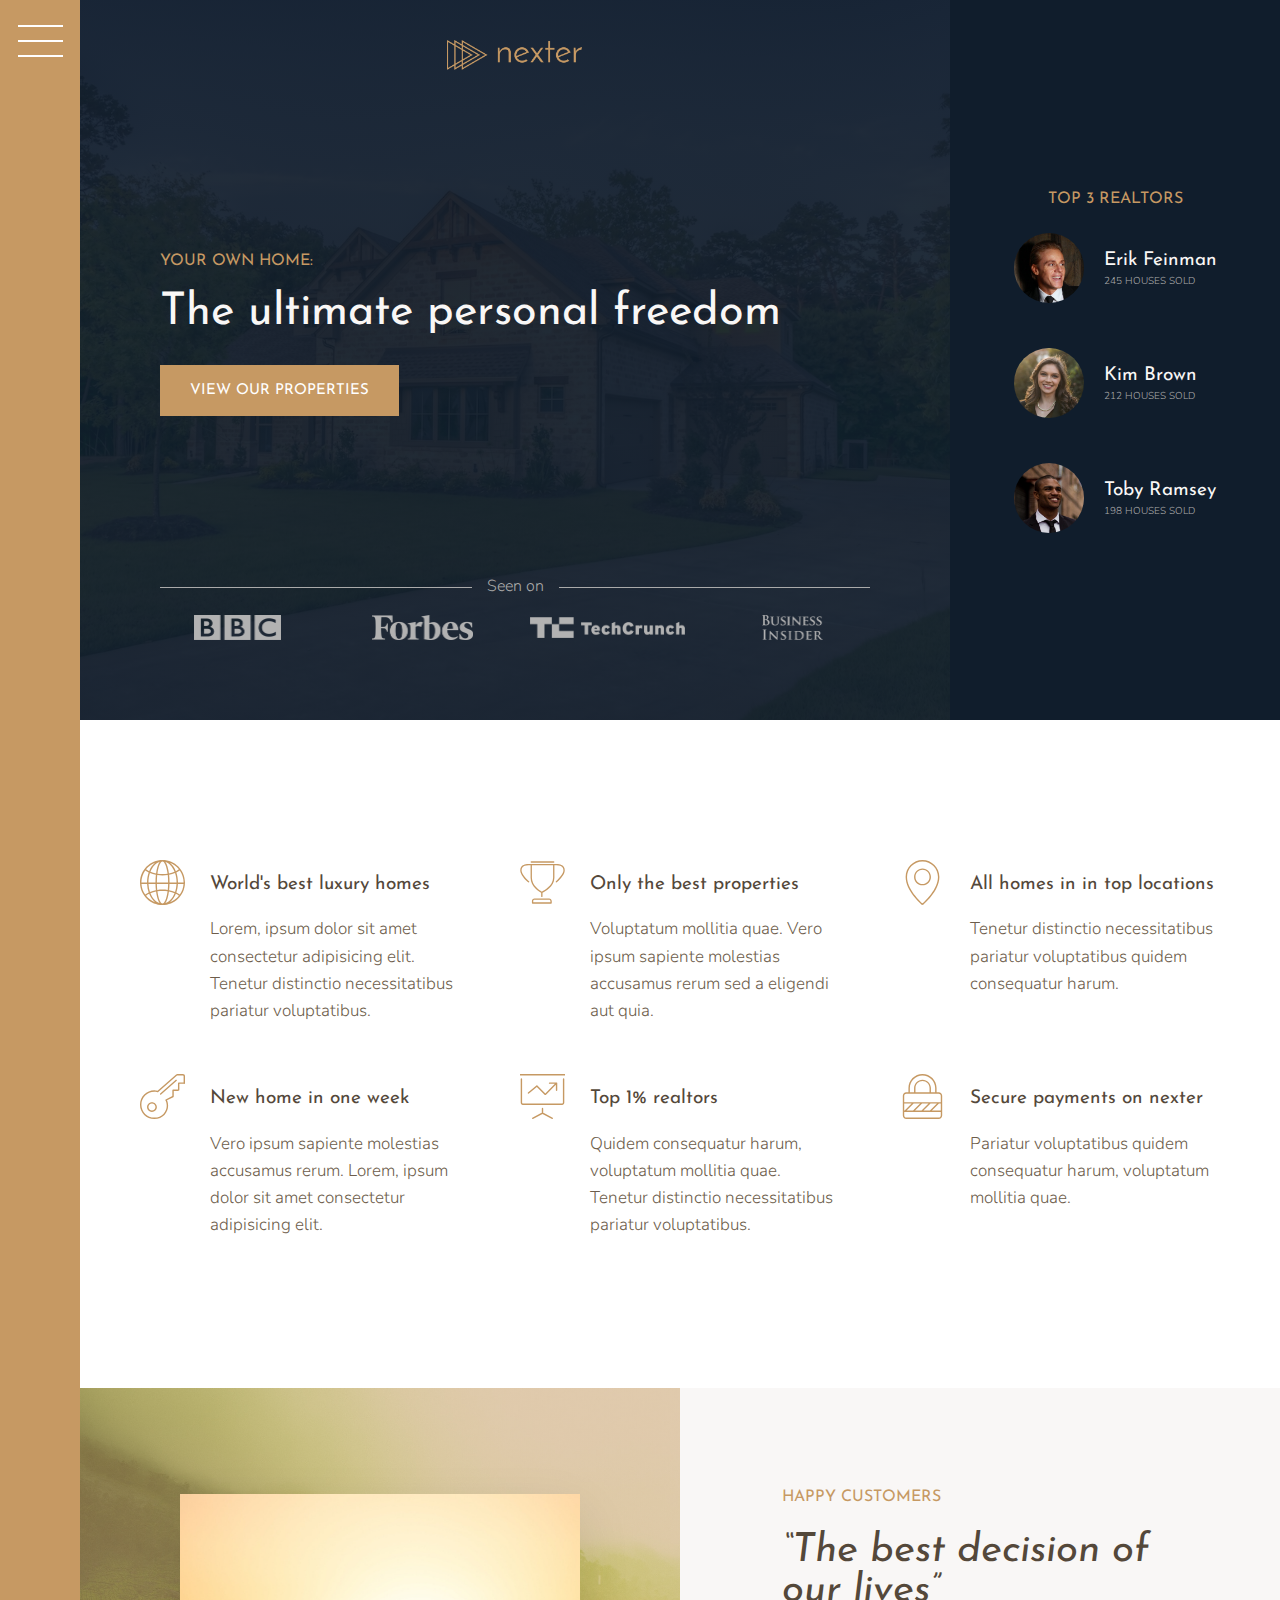
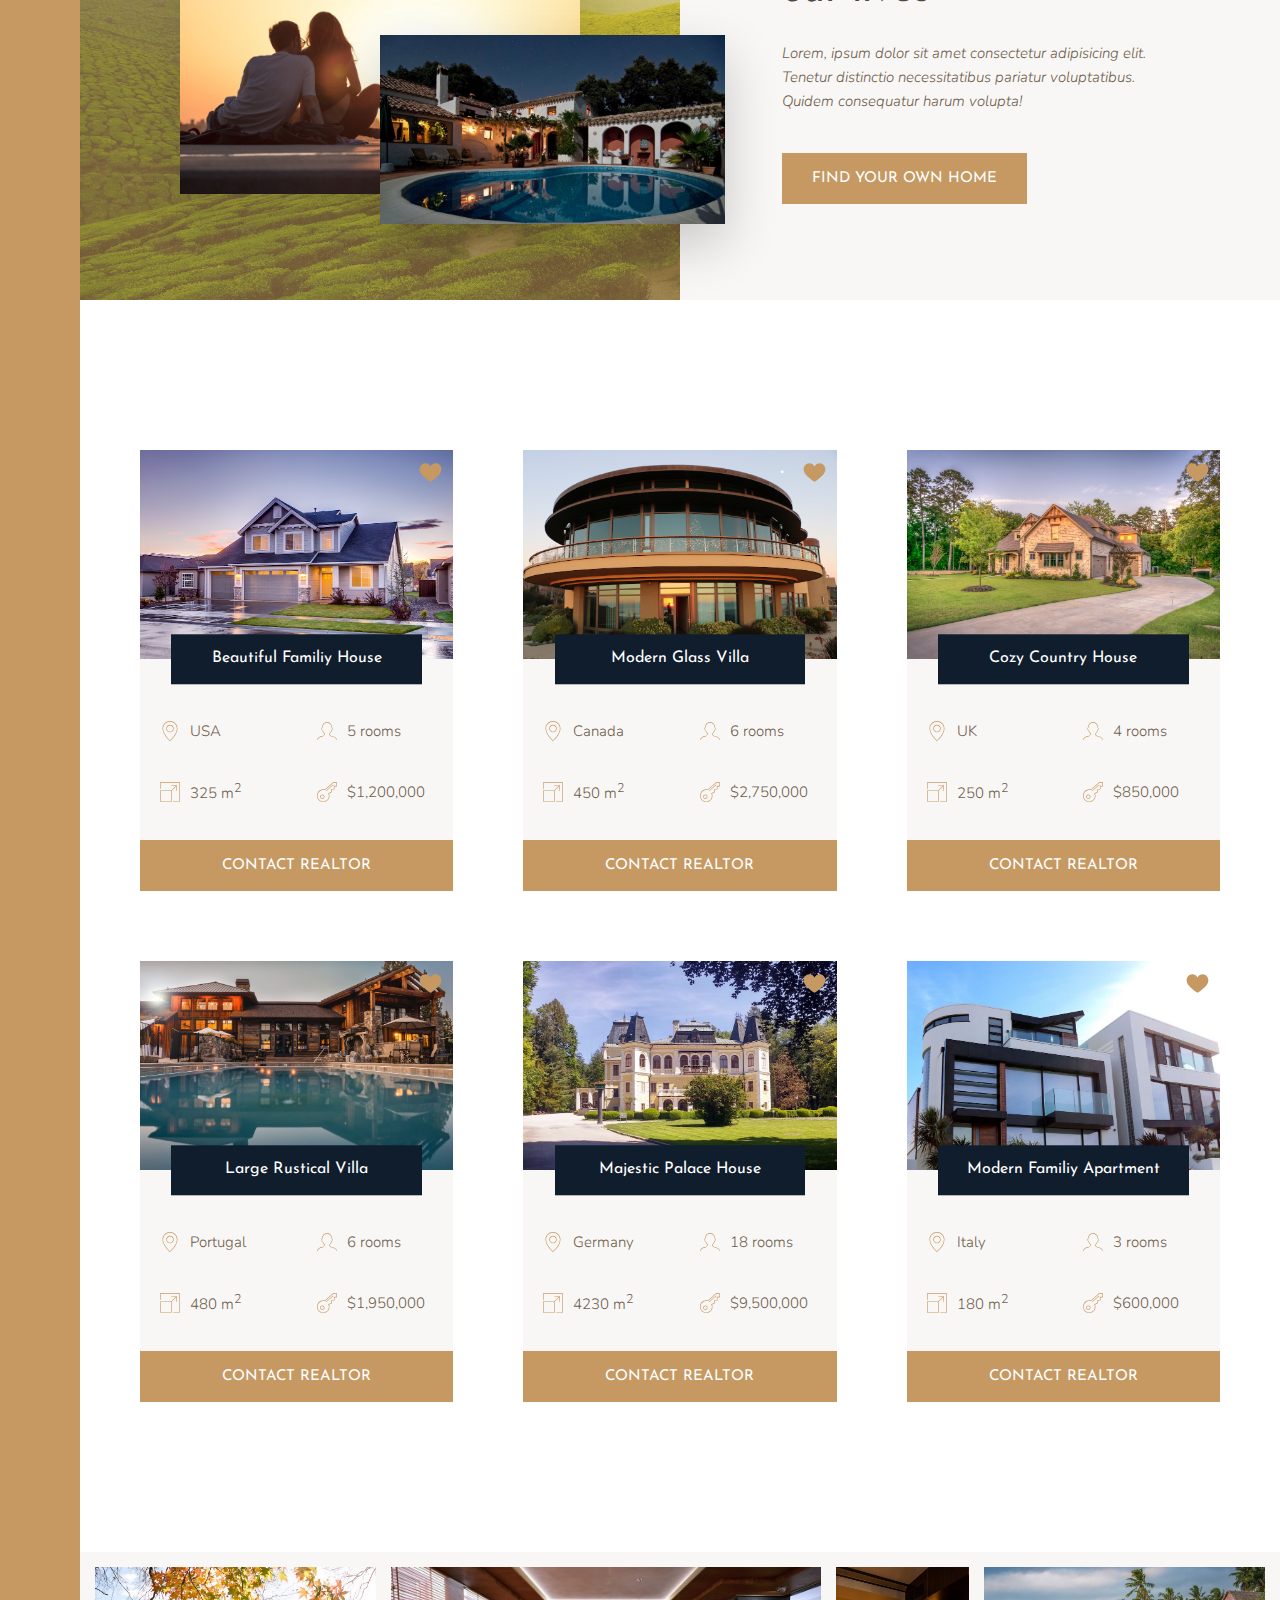
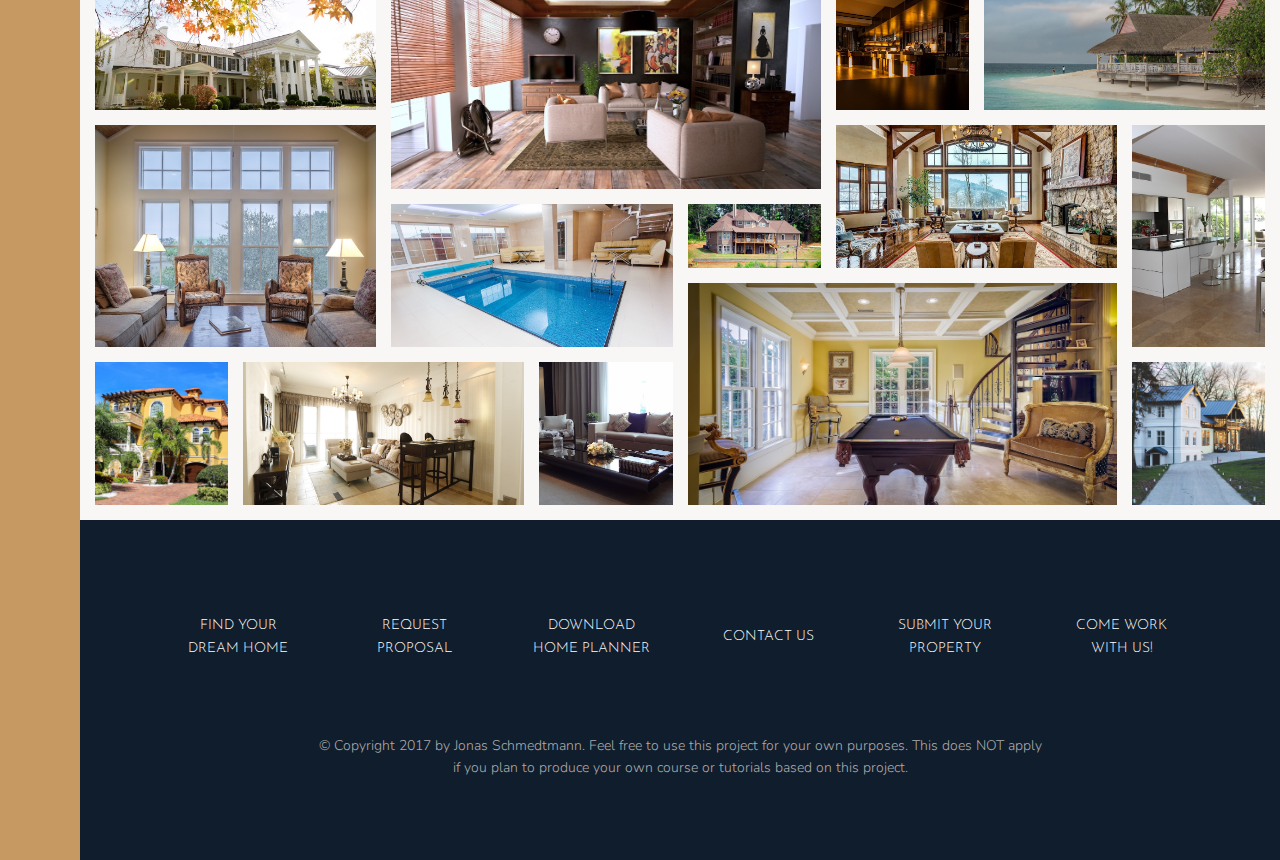
<file: Nexter/final/index.html>
<!DOCTYPE html>
<html lang="en">
  <head>
    <meta charset="UTF-8" />
    <meta name="viewport" content="width=device-width, initial-scale=1.0" />
    <meta http-equiv="X-UA-Compatible" content="ie=edge" />

    <link href="https://fonts.googleapis.com/css?family=Josefin+Sans:300,400,400i|Nunito:300,300i" rel="stylesheet" />
    <link rel="stylesheet" href="css/style.css" />
    <link rel="shortcut icon" type="image/png" href="img/favicon.png" />

    <title>nexter &mdash; your home, your freedom</title>
  </head>
  <body class="container">
    <div class="sidebar">
      <button class="nav-btn"></button>
    </div>

    <header class="header">
      <img src="img/logo.png" alt="Nexter logo" class="header__logo" />
      <h3 class="heading-3">Your own home:</h3>
      <h1 class="heading-1">The ultimate personal freedom</h1>
      <button class="btn header__btn">View our properties</button>
      <div class="header__seenon-text">Seen on</div>
      <div class="header__seenon-logos">
        <img src="img/logo-bbc.png" alt="Seen on logo 1" />
        <img src="img/logo-forbes.png" alt="Seen on logo 2" />
        <img src="img/logo-techcrunch.png" alt="Seen on logo 3" />
        <img src="img/logo-bi.png" alt="Seen on logo 4" />
      </div>
    </header>

    <div class="realtors">
      <h3 class="heading-3">Top 3 Realtors</h3>
      <div class="realtors__list">
        <img src="img/realtor-1.jpeg" alt="Realtor 1" class="realtors__img" />
        <div class="realtors__details">
          <h4 class="heading-4 heading-4--light">Erik Feinman</h4>
          <p class="realtors__sold">245 houses sold</p>
        </div>

        <img src="img/realtor-2.jpeg" alt="Realtor 2" class="realtors__img" />
        <div class="realtors__details">
          <h4 class="heading-4 heading-4--light">Kim Brown</h4>
          <p class="realtors__sold">212 houses sold</p>
        </div>

        <img src="img/realtor-3.jpeg" alt="Realtor 3" class="realtors__img" />
        <div class="realtors__details">
          <h4 class="heading-4 heading-4--light">Toby Ramsey</h4>
          <p class="realtors__sold">198 houses sold</p>
        </div>
      </div>
    </div>

    <section class="features">
      <div class="feature">
        <svg class="feature__icon">
          <use xlink:href="img/sprite.svg#icon-global"></use>
        </svg>
        <h4 class="heading-4 heading-4--dark">World's best luxury homes</h4>
        <p class="feature__text">Lorem, ipsum dolor sit amet consectetur adipisicing elit. Tenetur distinctio necessitatibus pariatur voluptatibus.</p>
      </div>

      <div class="feature">
        <svg class="feature__icon">
          <use xlink:href="img/sprite.svg#icon-trophy"></use>
        </svg>
        <h4 class="heading-4 heading-4--dark">Only the best properties</h4>
        <p class="feature__text">Voluptatum mollitia quae. Vero ipsum sapiente molestias accusamus rerum sed a eligendi aut quia.</p>
      </div>

      <div class="feature">
        <svg class="feature__icon">
          <use xlink:href="img/sprite.svg#icon-map-pin"></use>
        </svg>
        <h4 class="heading-4 heading-4--dark">All homes in in top locations</h4>
        <p class="feature__text">Tenetur distinctio necessitatibus pariatur voluptatibus quidem consequatur harum.</p>
      </div>

      <div class="feature">
        <svg class="feature__icon">
          <use xlink:href="img/sprite.svg#icon-key"></use>
        </svg>
        <h4 class="heading-4 heading-4--dark">New home in one week</h4>
        <p class="feature__text">Vero ipsum sapiente molestias accusamus rerum. Lorem, ipsum dolor sit amet consectetur adipisicing elit.</p>
      </div>

      <div class="feature">
        <svg class="feature__icon">
          <use xlink:href="img/sprite.svg#icon-presentation"></use>
        </svg>
        <h4 class="heading-4 heading-4--dark">Top 1% realtors</h4>
        <p class="feature__text">Quidem consequatur harum, voluptatum mollitia quae. Tenetur distinctio necessitatibus pariatur voluptatibus.</p>
      </div>

      <div class="feature">
        <svg class="feature__icon">
          <use xlink:href="img/sprite.svg#icon-lock"></use>
        </svg>
        <h4 class="heading-4 heading-4--dark">Secure payments on nexter</h4>
        <p class="feature__text">Pariatur voluptatibus quidem consequatur harum, voluptatum mollitia quae.</p>
      </div>
    </section>

    <div class="story__pictures">
      <img src="img/story-1.jpeg" alt="Couple with new house" class="story__img--1" />
      <img src="img/story-2.jpeg" alt="New house" class="story__img--2" />
    </div>

    <div class="story__content">
      <h3 class="heading-3 mb-sm">Happy Customers</h3>
      <h2 class="heading-2 heading-2--dark mb-md">&ldquo;The best decision of our lives&rdquo;</h2>
      <p class="story__text">Lorem, ipsum dolor sit amet consectetur adipisicing elit. Tenetur distinctio necessitatibus pariatur voluptatibus. Quidem consequatur harum volupta!</p>
      <button class="btn">Find your own home</button>
    </div>

    <section class="homes">
      <div class="home">
        <img src="img/house-1.jpeg" alt="House 1" class="home__img" />
        <svg class="home__like">
          <use xlink:href="img/sprite.svg#icon-heart-full"></use>
        </svg>
        <h5 class="home__name">Beautiful Familiy House</h5>
        <div class="home__location">
          <svg>
            <use xlink:href="img/sprite.svg#icon-map-pin"></use>
          </svg>
          <p>USA</p>
        </div>
        <div class="home__rooms">
          <svg>
            <use xlink:href="img/sprite.svg#icon-profile-male"></use>
          </svg>
          <p>5 rooms</p>
        </div>
        <div class="home__area">
          <svg>
            <use xlink:href="img/sprite.svg#icon-expand"></use>
          </svg>
          <p>325 m<sup>2</sup></p>
        </div>
        <div class="home__price">
          <svg>
            <use xlink:href="img/sprite.svg#icon-key"></use>
          </svg>
          <p>$1,200,000</p>
        </div>
        <button class="btn home__btn">Contact realtor</button>
      </div>

      <div class="home">
        <img src="img/house-2.jpeg" alt="House 2" class="home__img" />
        <svg class="home__like">
          <use xlink:href="img/sprite.svg#icon-heart-full"></use>
        </svg>
        <h5 class="home__name">Modern Glass Villa</h5>
        <div class="home__location">
          <svg>
            <use xlink:href="img/sprite.svg#icon-map-pin"></use>
          </svg>
          <p>Canada</p>
        </div>
        <div class="home__rooms">
          <svg>
            <use xlink:href="img/sprite.svg#icon-profile-male"></use>
          </svg>
          <p>6 rooms</p>
        </div>
        <div class="home__area">
          <svg>
            <use xlink:href="img/sprite.svg#icon-expand"></use>
          </svg>
          <p>450 m<sup>2</sup></p>
        </div>
        <div class="home__price">
          <svg>
            <use xlink:href="img/sprite.svg#icon-key"></use>
          </svg>
          <p>$2,750,000</p>
        </div>
        <button class="btn home__btn">Contact realtor</button>
      </div>

      <div class="home">
        <img src="img/house-3.jpeg" alt="House 3" class="home__img" />
        <svg class="home__like">
          <use xlink:href="img/sprite.svg#icon-heart-full"></use>
        </svg>
        <h5 class="home__name">Cozy Country House</h5>
        <div class="home__location">
          <svg>
            <use xlink:href="img/sprite.svg#icon-map-pin"></use>
          </svg>
          <p>UK</p>
        </div>
        <div class="home__rooms">
          <svg>
            <use xlink:href="img/sprite.svg#icon-profile-male"></use>
          </svg>
          <p>4 rooms</p>
        </div>
        <div class="home__area">
          <svg>
            <use xlink:href="img/sprite.svg#icon-expand"></use>
          </svg>
          <p>250 m<sup>2</sup></p>
        </div>
        <div class="home__price">
          <svg>
            <use xlink:href="img/sprite.svg#icon-key"></use>
          </svg>
          <p>$850,000</p>
        </div>
        <button class="btn home__btn">Contact realtor</button>
      </div>

      <div class="home">
        <img src="img/house-4.jpeg" alt="House 4" class="home__img" />
        <svg class="home__like">
          <use xlink:href="img/sprite.svg#icon-heart-full"></use>
        </svg>
        <h5 class="home__name">Large Rustical Villa</h5>
        <div class="home__location">
          <svg>
            <use xlink:href="img/sprite.svg#icon-map-pin"></use>
          </svg>
          <p>Portugal</p>
        </div>
        <div class="home__rooms">
          <svg>
            <use xlink:href="img/sprite.svg#icon-profile-male"></use>
          </svg>
          <p>6 rooms</p>
        </div>
        <div class="home__area">
          <svg>
            <use xlink:href="img/sprite.svg#icon-expand"></use>
          </svg>
          <p>480 m<sup>2</sup></p>
        </div>
        <div class="home__price">
          <svg>
            <use xlink:href="img/sprite.svg#icon-key"></use>
          </svg>
          <p>$1,950,000</p>
        </div>
        <button class="btn home__btn">Contact realtor</button>
      </div>

      <div class="home">
        <img src="img/house-5.jpeg" alt="House 5" class="home__img" />
        <svg class="home__like">
          <use xlink:href="img/sprite.svg#icon-heart-full"></use>
        </svg>
        <h5 class="home__name">Majestic Palace House</h5>
        <div class="home__location">
          <svg>
            <use xlink:href="img/sprite.svg#icon-map-pin"></use>
          </svg>
          <p>Germany</p>
        </div>
        <div class="home__rooms">
          <svg>
            <use xlink:href="img/sprite.svg#icon-profile-male"></use>
          </svg>
          <p>18 rooms</p>
        </div>
        <div class="home__area">
          <svg>
            <use xlink:href="img/sprite.svg#icon-expand"></use>
          </svg>
          <p>4230 m<sup>2</sup></p>
        </div>
        <div class="home__price">
          <svg>
            <use xlink:href="img/sprite.svg#icon-key"></use>
          </svg>
          <p>$9,500,000</p>
        </div>
        <button class="btn home__btn">Contact realtor</button>
      </div>

      <div class="home">
        <img src="img/house-6.jpeg" alt="House 6" class="home__img" />
        <svg class="home__like">
          <use xlink:href="img/sprite.svg#icon-heart-full"></use>
        </svg>
        <h5 class="home__name">Modern Familiy Apartment</h5>
        <div class="home__location">
          <svg>
            <use xlink:href="img/sprite.svg#icon-map-pin"></use>
          </svg>
          <p>Italy</p>
        </div>
        <div class="home__rooms">
          <svg>
            <use xlink:href="img/sprite.svg#icon-profile-male"></use>
          </svg>
          <p>3 rooms</p>
        </div>
        <div class="home__area">
          <svg>
            <use xlink:href="img/sprite.svg#icon-expand"></use>
          </svg>
          <p>180 m<sup>2</sup></p>
        </div>
        <div class="home__price">
          <svg>
            <use xlink:href="img/sprite.svg#icon-key"></use>
          </svg>
          <p>$600,000</p>
        </div>
        <button class="btn home__btn">Contact realtor</button>
      </div>
    </section>

    <section class="gallery">
      <figure class="gallery__item gallery__item--1"><img src="img/gal-1.jpeg" alt="Gallery image 1" class="gallery__img" /></figure>
      <figure class="gallery__item gallery__item--2"><img src="img/gal-2.jpeg" alt="Gallery image 2" class="gallery__img" /></figure>
      <figure class="gallery__item gallery__item--3"><img src="img/gal-3.jpeg" alt="Gallery image 3" class="gallery__img" /></figure>
      <figure class="gallery__item gallery__item--4"><img src="img/gal-4.jpeg" alt="Gallery image 4" class="gallery__img" /></figure>
      <figure class="gallery__item gallery__item--5"><img src="img/gal-5.jpeg" alt="Gallery image 5" class="gallery__img" /></figure>
      <figure class="gallery__item gallery__item--6"><img src="img/gal-6.jpeg" alt="Gallery image 6" class="gallery__img" /></figure>
      <figure class="gallery__item gallery__item--7"><img src="img/gal-7.jpeg" alt="Gallery image 7" class="gallery__img" /></figure>
      <figure class="gallery__item gallery__item--8"><img src="img/gal-8.jpeg" alt="Gallery image 8" class="gallery__img" /></figure>
      <figure class="gallery__item gallery__item--9"><img src="img/gal-9.jpeg" alt="Gallery image 9" class="gallery__img" /></figure>
      <figure class="gallery__item gallery__item--10"><img src="img/gal-10.jpeg" alt="Gallery image 10" class="gallery__img" /></figure>
      <figure class="gallery__item gallery__item--11"><img src="img/gal-11.jpeg" alt="Gallery image 11" class="gallery__img" /></figure>
      <figure class="gallery__item gallery__item--12"><img src="img/gal-12.jpeg" alt="Gallery image 12" class="gallery__img" /></figure>
      <figure class="gallery__item gallery__item--13"><img src="img/gal-13.jpeg" alt="Gallery image 13" class="gallery__img" /></figure>
      <figure class="gallery__item gallery__item--14"><img src="img/gal-14.jpeg" alt="Gallery image 14" class="gallery__img" /></figure>
    </section>

    <footer class="footer">
      <ul class="nav">
        <li class="nav__item"><a href="#" class="nav__link">Find your dream home</a></li>
        <li class="nav__item"><a href="#" class="nav__link">Request proposal</a></li>
        <li class="nav__item"><a href="#" class="nav__link">Download home planner</a></li>
        <li class="nav__item"><a href="#" class="nav__link">Contact us</a></li>
        <li class="nav__item"><a href="#" class="nav__link">Submit your property</a></li>
        <li class="nav__item"><a href="#" class="nav__link">Come work with us!</a></li>
      </ul>
      <p class="copyright">&copy; Copyright 2017 by Jonas Schmedtmann. Feel free to use this project for your own purposes. This does NOT apply if you plan to produce your own course or tutorials based on this project.</p>
    </footer>
  </body>
</html>
</file>
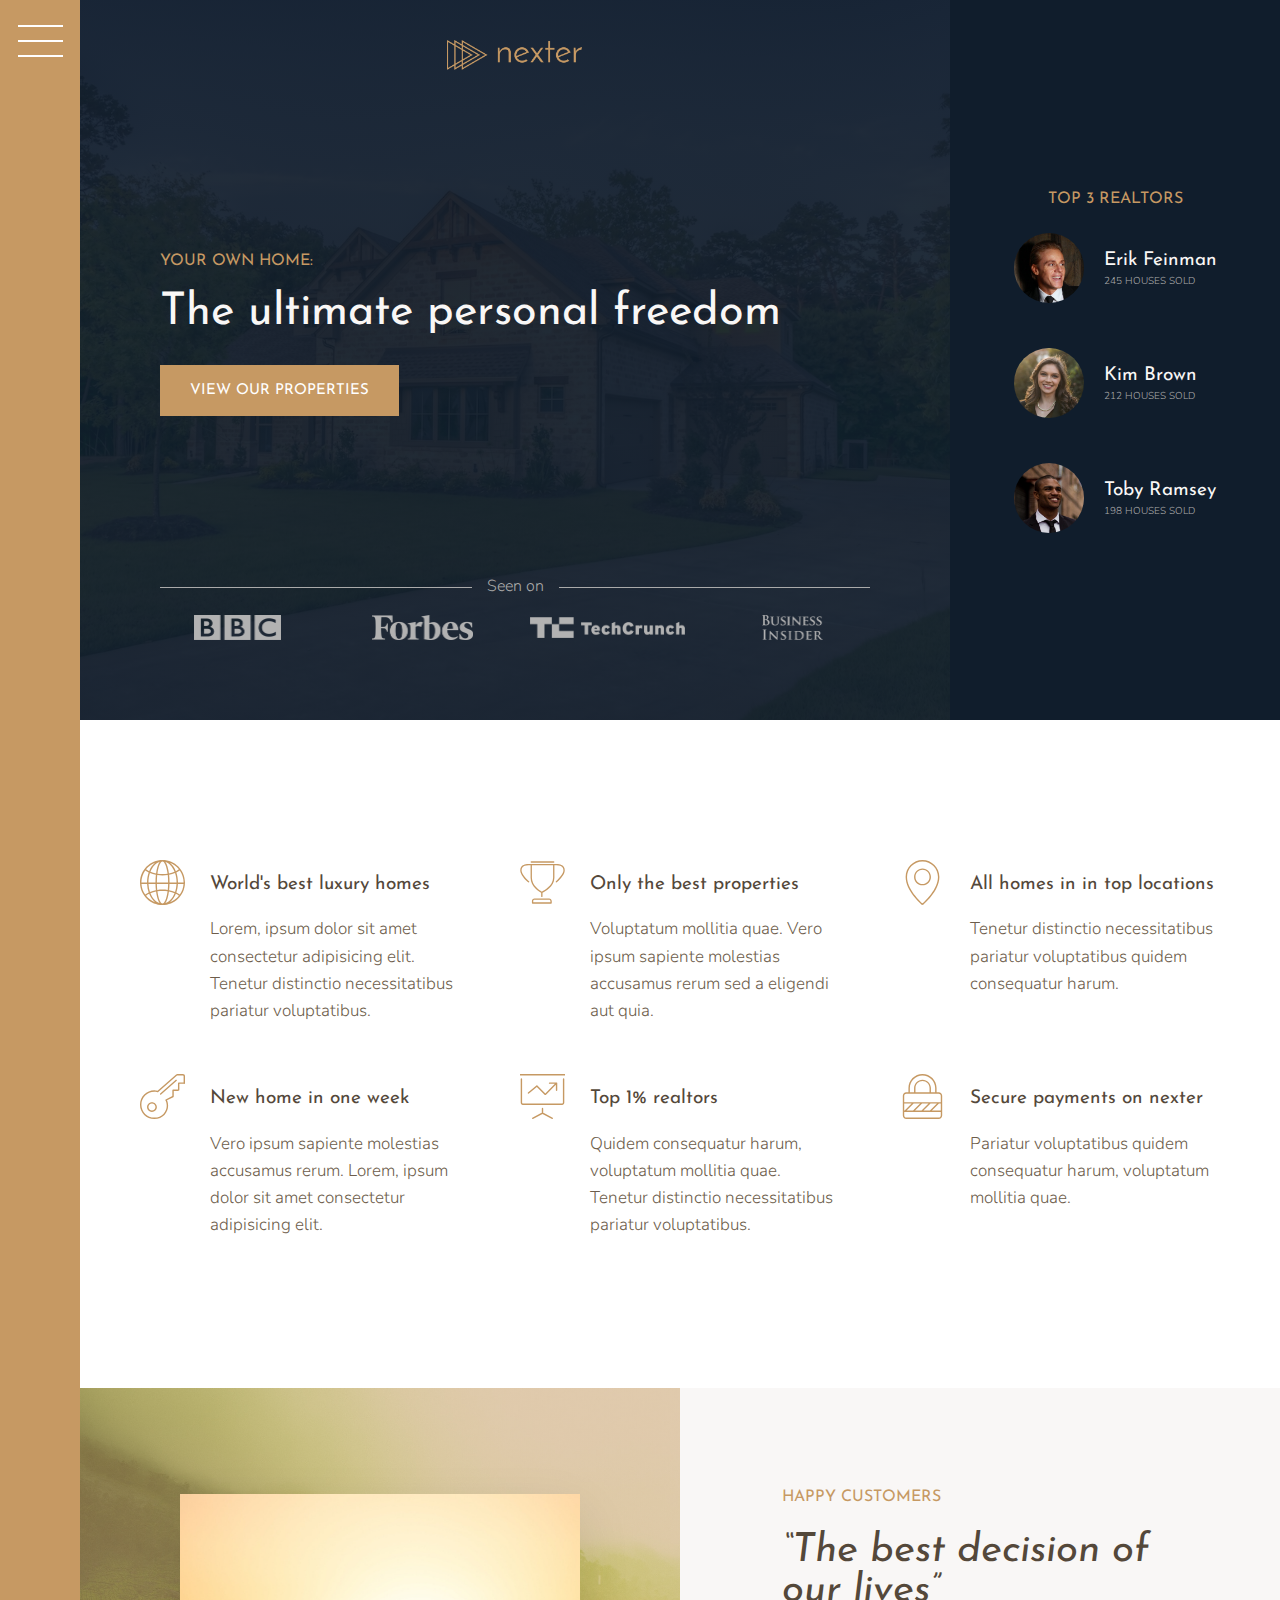
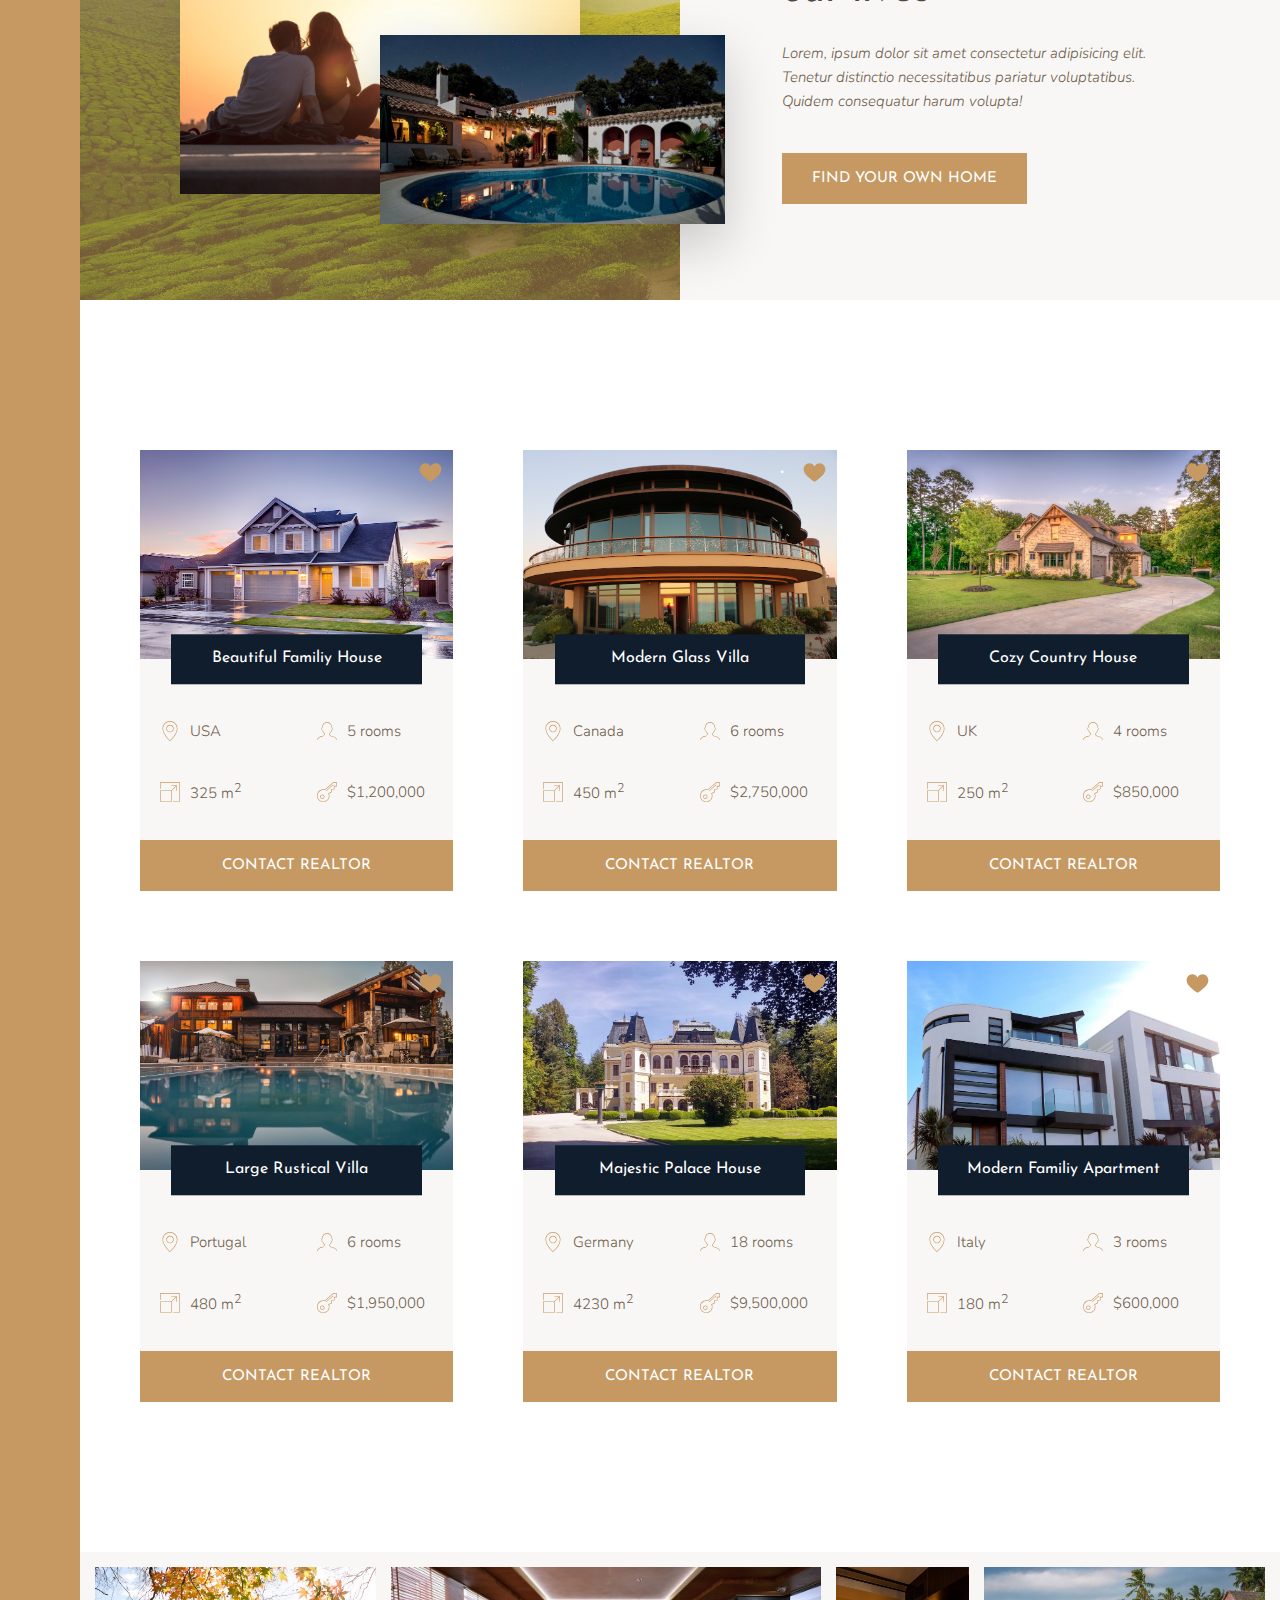
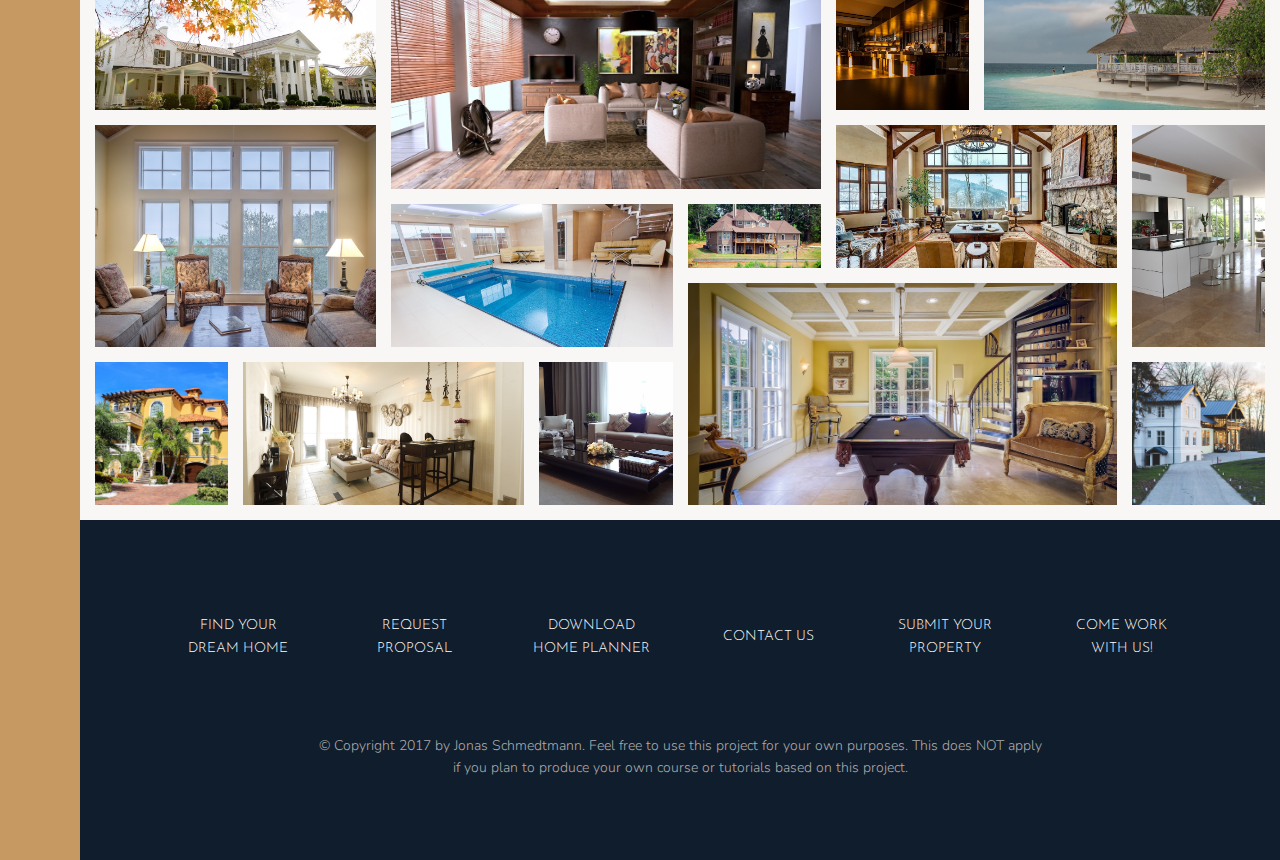
<file: Nexter/starter/index.html>
<!DOCTYPE html>
<html lang="en">
  <head>
    <meta charset="UTF-8" />
    <meta name="viewport" content="width=device-width, initial-scale=1.0" />
    <meta http-equiv="X-UA-Compatible" content="ie=edge" />

    <link href="https://fonts.googleapis.com/css?family=Josefin+Sans:300,400,400i|Nunito:300,300i" rel="stylesheet" />
    <link rel="stylesheet" href="sass/main.css" />
    <link rel="shortcut icon" type="image/png" href="img/favicon.png" />

    <title>nexter &mdash; your home, your freedom</title>
  </head>
  <body class="container">
    <div class="sidebar">
      <button class="nav-btn"></button>
    </div>

    <header class="header">
      <img src="img/logo.png" alt="Nexter logo" class="header__logo" />
      <h3 class="heading-3">Your own home:</h3>
      <h1 class="heading-1">The ultimate personal freedom</h1>
      <button class="btn header__btn">View our properties</button>
      <div class="header__seenon-text">Seen on</div>
      <div class="header__seenon-logos">
        <img src="img/logo-bbc.png" alt="Seen on logo 1" />
        <img src="img/logo-forbes.png" alt="Seen on logo 2" />
        <img src="img/logo-techcrunch.png" alt="Seen on logo 3" />
        <img src="img/logo-bi.png" alt="Seen on logo 4" />
      </div>
    </header>

    <div class="realtors">
      <h3 class="heading-3">Top 3 Realtors</h3>
      <div class="realtors__list">
        <img src="img/realtor-1.jpeg" alt="Realtor 1" class="realtors__img" />
        <div class="realtors__details">
          <h4 class="heading-4 heading-4--light">Erik Feinman</h4>
          <p class="realtors__sold">245 houses sold</p>
        </div>

        <img src="img/realtor-2.jpeg" alt="Realtor 2" class="realtors__img" />
        <div class="realtors__details">
          <h4 class="heading-4 heading-4--light">Kim Brown</h4>
          <p class="realtors__sold">212 houses sold</p>
        </div>

        <img src="img/realtor-3.jpeg" alt="Realtor 3" class="realtors__img" />
        <div class="realtors__details">
          <h4 class="heading-4 heading-4--light">Toby Ramsey</h4>
          <p class="realtors__sold">198 houses sold</p>
        </div>
      </div>
    </div>

    <section class="features">
      <div class="feature">
        <svg class="feature__icon">
          <use xlink:href="img/sprite.svg#icon-global"></use>
        </svg>
        <h4 class="heading-4 heading-4--dark">World's best luxury homes</h4>
        <p class="feature__text">Lorem, ipsum dolor sit amet consectetur adipisicing elit. Tenetur distinctio necessitatibus pariatur voluptatibus.</p>
      </div>

      <div class="feature">
        <svg class="feature__icon">
          <use xlink:href="img/sprite.svg#icon-trophy"></use>
        </svg>
        <h4 class="heading-4 heading-4--dark">Only the best properties</h4>
        <p class="feature__text">Voluptatum mollitia quae. Vero ipsum sapiente molestias accusamus rerum sed a eligendi aut quia.</p>
      </div>

      <div class="feature">
        <svg class="feature__icon">
          <use xlink:href="img/sprite.svg#icon-map-pin"></use>
        </svg>
        <h4 class="heading-4 heading-4--dark">All homes in in top locations</h4>
        <p class="feature__text">Tenetur distinctio necessitatibus pariatur voluptatibus quidem consequatur harum.</p>
      </div>

      <div class="feature">
        <svg class="feature__icon">
          <use xlink:href="img/sprite.svg#icon-key"></use>
        </svg>
        <h4 class="heading-4 heading-4--dark">New home in one week</h4>
        <p class="feature__text">Vero ipsum sapiente molestias accusamus rerum. Lorem, ipsum dolor sit amet consectetur adipisicing elit.</p>
      </div>

      <div class="feature">
        <svg class="feature__icon">
          <use xlink:href="img/sprite.svg#icon-presentation"></use>
        </svg>
        <h4 class="heading-4 heading-4--dark">Top 1% realtors</h4>
        <p class="feature__text">Quidem consequatur harum, voluptatum mollitia quae. Tenetur distinctio necessitatibus pariatur voluptatibus.</p>
      </div>

      <div class="feature">
        <svg class="feature__icon">
          <use xlink:href="img/sprite.svg#icon-lock"></use>
        </svg>
        <h4 class="heading-4 heading-4--dark">Secure payments on nexter</h4>
        <p class="feature__text">Pariatur voluptatibus quidem consequatur harum, voluptatum mollitia quae.</p>
      </div>
    </section>

    <div class="story__pictures">
      <img src="img/story-1.jpeg" alt="Couple with new house" class="story__img--1" />
      <img src="img/story-2.jpeg" alt="New house" class="story__img--2" />
    </div>

    <div class="story__content">
      <h3 class="heading-3 mb-sm">Happy Customers</h3>
      <h2 class="heading-2 heading-2--dark mb-md">&ldquo;The best decision of our lives&rdquo;</h2>
      <p class="story__text">Lorem, ipsum dolor sit amet consectetur adipisicing elit. Tenetur distinctio necessitatibus pariatur voluptatibus. Quidem consequatur harum volupta!</p>
      <button class="btn">Find your own home</button>
    </div>

    <section class="homes">
      <div class="home">
        <img src="img/house-1.jpeg" alt="House 1" class="home__img" />
        <svg class="home__like">
          <use xlink:href="img/sprite.svg#icon-heart-full"></use>
        </svg>
        <h5 class="home__name">Beautiful Familiy House</h5>
        <div class="home__location">
          <svg>
            <use xlink:href="img/sprite.svg#icon-map-pin"></use>
          </svg>
          <p>USA</p>
        </div>
        <div class="home__rooms">
          <svg>
            <use xlink:href="img/sprite.svg#icon-profile-male"></use>
          </svg>
          <p>5 rooms</p>
        </div>
        <div class="home__area">
          <svg>
            <use xlink:href="img/sprite.svg#icon-expand"></use>
          </svg>
          <p>325 m<sup>2</sup></p>
        </div>
        <div class="home__price">
          <svg>
            <use xlink:href="img/sprite.svg#icon-key"></use>
          </svg>
          <p>$1,200,000</p>
        </div>
        <button class="btn home__btn">Contact realtor</button>
      </div>

      <div class="home">
        <img src="img/house-2.jpeg" alt="House 2" class="home__img" />
        <svg class="home__like">
          <use xlink:href="img/sprite.svg#icon-heart-full"></use>
        </svg>
        <h5 class="home__name">Modern Glass Villa</h5>
        <div class="home__location">
          <svg>
            <use xlink:href="img/sprite.svg#icon-map-pin"></use>
          </svg>
          <p>Canada</p>
        </div>
        <div class="home__rooms">
          <svg>
            <use xlink:href="img/sprite.svg#icon-profile-male"></use>
          </svg>
          <p>6 rooms</p>
        </div>
        <div class="home__area">
          <svg>
            <use xlink:href="img/sprite.svg#icon-expand"></use>
          </svg>
          <p>450 m<sup>2</sup></p>
        </div>
        <div class="home__price">
          <svg>
            <use xlink:href="img/sprite.svg#icon-key"></use>
          </svg>
          <p>$2,750,000</p>
        </div>
        <button class="btn home__btn">Contact realtor</button>
      </div>

      <div class="home">
        <img src="img/house-3.jpeg" alt="House 3" class="home__img" />
        <svg class="home__like">
          <use xlink:href="img/sprite.svg#icon-heart-full"></use>
        </svg>
        <h5 class="home__name">Cozy Country House</h5>
        <div class="home__location">
          <svg>
            <use xlink:href="img/sprite.svg#icon-map-pin"></use>
          </svg>
          <p>UK</p>
        </div>
        <div class="home__rooms">
          <svg>
            <use xlink:href="img/sprite.svg#icon-profile-male"></use>
          </svg>
          <p>4 rooms</p>
        </div>
        <div class="home__area">
          <svg>
            <use xlink:href="img/sprite.svg#icon-expand"></use>
          </svg>
          <p>250 m<sup>2</sup></p>
        </div>
        <div class="home__price">
          <svg>
            <use xlink:href="img/sprite.svg#icon-key"></use>
          </svg>
          <p>$850,000</p>
        </div>
        <button class="btn home__btn">Contact realtor</button>
      </div>

      <div class="home">
        <img src="img/house-4.jpeg" alt="House 4" class="home__img" />
        <svg class="home__like">
          <use xlink:href="img/sprite.svg#icon-heart-full"></use>
        </svg>
        <h5 class="home__name">Large Rustical Villa</h5>
        <div class="home__location">
          <svg>
            <use xlink:href="img/sprite.svg#icon-map-pin"></use>
          </svg>
          <p>Portugal</p>
        </div>
        <div class="home__rooms">
          <svg>
            <use xlink:href="img/sprite.svg#icon-profile-male"></use>
          </svg>
          <p>6 rooms</p>
        </div>
        <div class="home__area">
          <svg>
            <use xlink:href="img/sprite.svg#icon-expand"></use>
          </svg>
          <p>480 m<sup>2</sup></p>
        </div>
        <div class="home__price">
          <svg>
            <use xlink:href="img/sprite.svg#icon-key"></use>
          </svg>
          <p>$1,950,000</p>
        </div>
        <button class="btn home__btn">Contact realtor</button>
      </div>

      <div class="home">
        <img src="img/house-5.jpeg" alt="House 5" class="home__img" />
        <svg class="home__like">
          <use xlink:href="img/sprite.svg#icon-heart-full"></use>
        </svg>
        <h5 class="home__name">Majestic Palace House</h5>
        <div class="home__location">
          <svg>
            <use xlink:href="img/sprite.svg#icon-map-pin"></use>
          </svg>
          <p>Germany</p>
        </div>
        <div class="home__rooms">
          <svg>
            <use xlink:href="img/sprite.svg#icon-profile-male"></use>
          </svg>
          <p>18 rooms</p>
        </div>
        <div class="home__area">
          <svg>
            <use xlink:href="img/sprite.svg#icon-expand"></use>
          </svg>
          <p>4230 m<sup>2</sup></p>
        </div>
        <div class="home__price">
          <svg>
            <use xlink:href="img/sprite.svg#icon-key"></use>
          </svg>
          <p>$9,500,000</p>
        </div>
        <button class="btn home__btn">Contact realtor</button>
      </div>

      <div class="home">
        <img src="img/house-6.jpeg" alt="House 6" class="home__img" />
        <svg class="home__like">
          <use xlink:href="img/sprite.svg#icon-heart-full"></use>
        </svg>
        <h5 class="home__name">Modern Familiy Apartment</h5>
        <div class="home__location">
          <svg>
            <use xlink:href="img/sprite.svg#icon-map-pin"></use>
          </svg>
          <p>Italy</p>
        </div>
        <div class="home__rooms">
          <svg>
            <use xlink:href="img/sprite.svg#icon-profile-male"></use>
          </svg>
          <p>3 rooms</p>
        </div>
        <div class="home__area">
          <svg>
            <use xlink:href="img/sprite.svg#icon-expand"></use>
          </svg>
          <p>180 m<sup>2</sup></p>
        </div>
        <div class="home__price">
          <svg>
            <use xlink:href="img/sprite.svg#icon-key"></use>
          </svg>
          <p>$600,000</p>
        </div>
        <button class="btn home__btn">Contact realtor</button>
      </div>
    </section>

    <section class="gallery">
      <figure class="gallery__item gallery__item--1"><img src="img/gal-1.jpeg" alt="Gallery image 1" class="gallery__img" /></figure>
      <figure class="gallery__item gallery__item--2"><img src="img/gal-2.jpeg" alt="Gallery image 2" class="gallery__img" /></figure>
      <figure class="gallery__item gallery__item--3"><img src="img/gal-3.jpeg" alt="Gallery image 3" class="gallery__img" /></figure>
      <figure class="gallery__item gallery__item--4"><img src="img/gal-4.jpeg" alt="Gallery image 4" class="gallery__img" /></figure>
      <figure class="gallery__item gallery__item--5"><img src="img/gal-5.jpeg" alt="Gallery image 5" class="gallery__img" /></figure>
      <figure class="gallery__item gallery__item--6"><img src="img/gal-6.jpeg" alt="Gallery image 6" class="gallery__img" /></figure>
      <figure class="gallery__item gallery__item--7"><img src="img/gal-7.jpeg" alt="Gallery image 7" class="gallery__img" /></figure>
      <figure class="gallery__item gallery__item--8"><img src="img/gal-8.jpeg" alt="Gallery image 8" class="gallery__img" /></figure>
      <figure class="gallery__item gallery__item--9"><img src="img/gal-9.jpeg" alt="Gallery image 9" class="gallery__img" /></figure>
      <figure class="gallery__item gallery__item--10"><img src="img/gal-10.jpeg" alt="Gallery image 10" class="gallery__img" /></figure>
      <figure class="gallery__item gallery__item--11"><img src="img/gal-11.jpeg" alt="Gallery image 11" class="gallery__img" /></figure>
      <figure class="gallery__item gallery__item--12"><img src="img/gal-12.jpeg" alt="Gallery image 12" class="gallery__img" /></figure>
      <figure class="gallery__item gallery__item--13"><img src="img/gal-13.jpeg" alt="Gallery image 13" class="gallery__img" /></figure>
      <figure class="gallery__item gallery__item--14"><img src="img/gal-14.jpeg" alt="Gallery image 14" class="gallery__img" /></figure>
    </section>

    <footer class="footer">
      <ul class="nav">
        <li class="nav__item"><a href="#" class="nav__link">Find your dream home</a></li>
        <li class="nav__item"><a href="#" class="nav__link">Request proposal</a></li>
        <li class="nav__item"><a href="#" class="nav__link">Download home planner</a></li>
        <li class="nav__item"><a href="#" class="nav__link">Contact us</a></li>
        <li class="nav__item"><a href="#" class="nav__link">Submit your property</a></li>
        <li class="nav__item"><a href="#" class="nav__link">Come work with us!</a></li>
      </ul>
      <p class="copyright">&copy; Copyright 2017 by Jonas Schmedtmann. Feel free to use this project for your own purposes. This does NOT apply if you plan to produce your own course or tutorials based on this project.</p>
    </footer>
  </body>
</html>
</file>
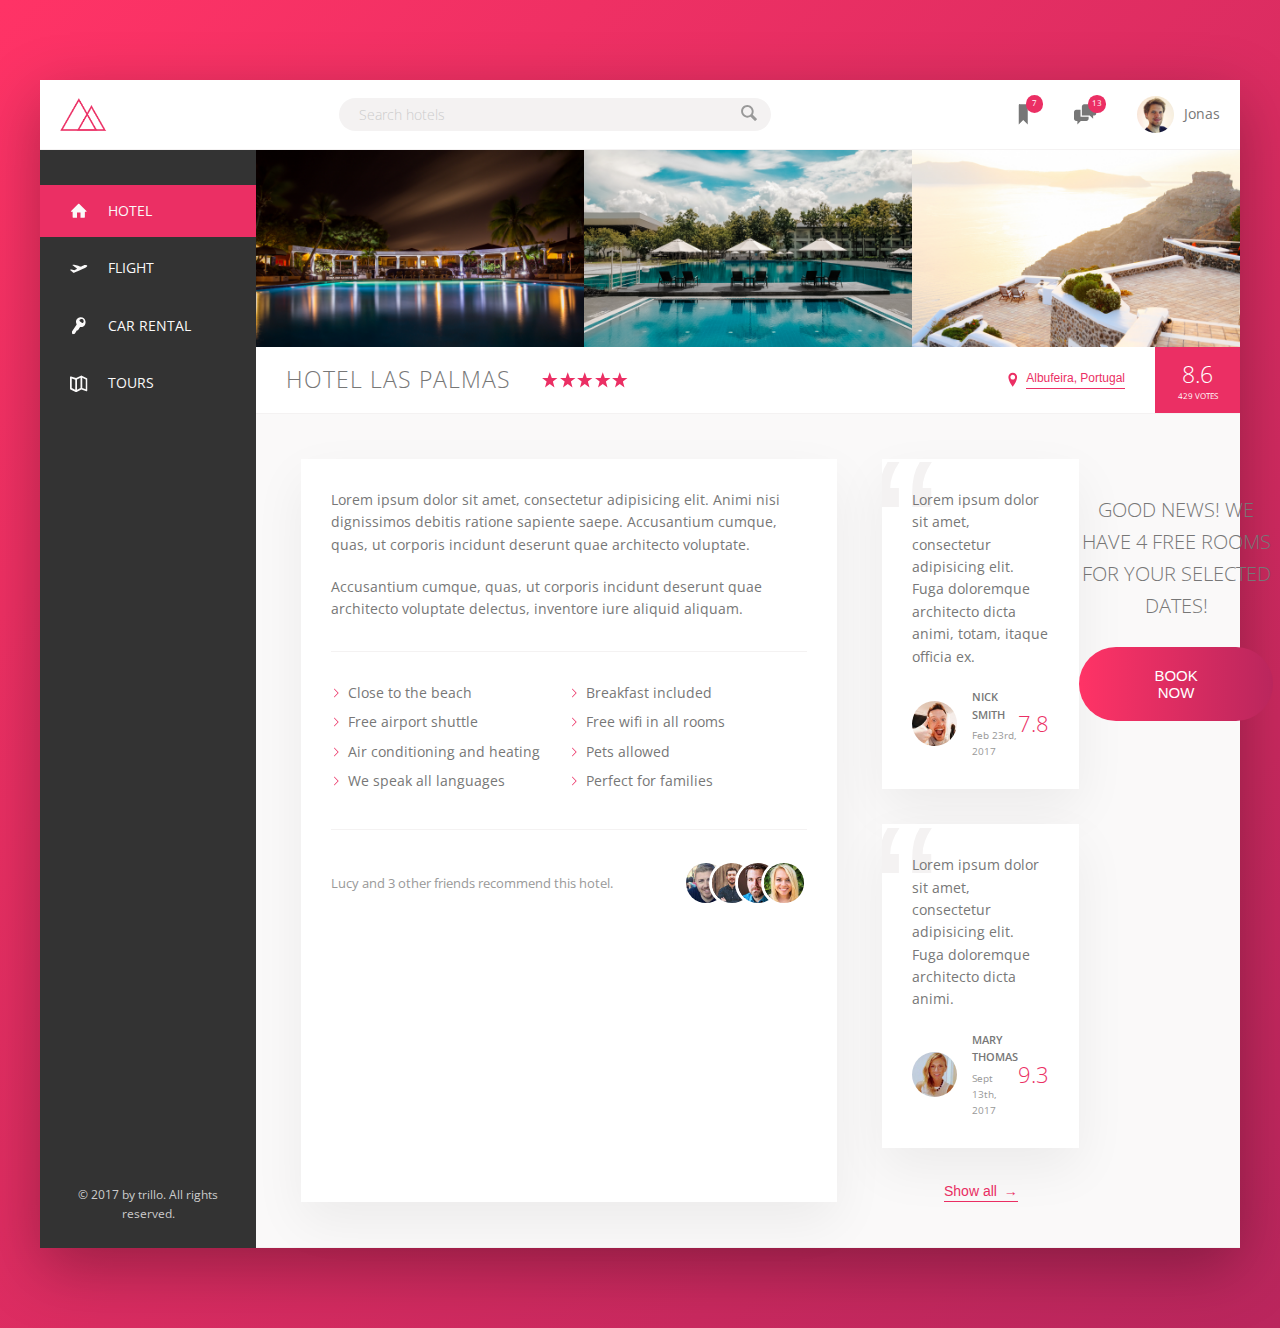
<file: Trillo/final/index.html>
<!DOCTYPE html>
<html lang="en">
  <head>
    <meta charset="UTF-8" />
    <meta name="viewport" content="width=device-width, initial-scale=1.0" />

    <link href="https://fonts.googleapis.com/css?family=Open+Sans:300,400,600" rel="stylesheet" />
    <link rel="stylesheet" href="css/style.css" />
    <link rel="shortcut icon" type="image/png" href="img/favicon.png" />

    <title>trillo &mdash; Your all-in-one booking app</title>
  </head>
  <body>
    <div class="container">
      <header class="header">
        <img src="img/logo.png" alt="trillo logo" class="logo" />

        <form action="#" class="search">
          <input type="text" class="search__input" placeholder="Search hotels" />
          <button class="search__button">
            <svg class="search__icon">
              <use xlink:href="img/sprite.svg#icon-magnifying-glass"></use>
            </svg>
          </button>
        </form>

        <nav class="user-nav">
          <div class="user-nav__icon-box">
            <svg class="user-nav__icon">
              <use xlink:href="img/sprite.svg#icon-bookmark"></use>
            </svg>
            <span class="user-nav__notification">7</span>
          </div>
          <div class="user-nav__icon-box">
            <svg class="user-nav__icon">
              <use xlink:href="img/sprite.svg#icon-chat"></use>
            </svg>
            <span class="user-nav__notification">13</span>
          </div>
          <div class="user-nav__user">
            <img src="img/user.jpg" alt="User photo" class="user-nav__user-photo" />
            <span class="user-nav__user-name">Jonas</span>
          </div>
        </nav>
      </header>

      <div class="content">
        <nav class="sidebar">
          <ul class="side-nav">
            <li class="side-nav__item side-nav__item--active">
              <a href="#" class="side-nav__link">
                <svg class="side-nav__icon">
                  <use xlink:href="img/sprite.svg#icon-home"></use>
                </svg>
                <span>Hotel</span>
              </a>
            </li>
            <li class="side-nav__item">
              <a href="#" class="side-nav__link">
                <svg class="side-nav__icon">
                  <use xlink:href="img/sprite.svg#icon-aircraft-take-off"></use>
                </svg>
                <span>Flight</span>
              </a>
            </li>
            <li class="side-nav__item">
              <a href="#" class="side-nav__link">
                <svg class="side-nav__icon">
                  <use xlink:href="img/sprite.svg#icon-key"></use>
                </svg>
                <span>Car rental</span>
              </a>
            </li>
            <li class="side-nav__item">
              <a href="#" class="side-nav__link">
                <svg class="side-nav__icon">
                  <use xlink:href="img/sprite.svg#icon-map"></use>
                </svg>
                <span>Tours</span>
              </a>
            </li>
          </ul>

          <div class="legal">&copy; 2017 by trillo. All rights reserved.</div>
        </nav>

        <main class="hotel-view">
          <div class="gallery">
            <figure class="gallery__item">
              <img src="img/hotel-1.jpg" alt="Photo of hotel 1" class="gallery__photo" />
            </figure>
            <figure class="gallery__item">
              <img src="img/hotel-2.jpg" alt="Photo of hotel 2" class="gallery__photo" />
            </figure>
            <figure class="gallery__item">
              <img src="img/hotel-3.jpg" alt="Photo of hotel 3" class="gallery__photo" />
            </figure>
          </div>

          <div class="overview">
            <h1 class="overview__heading">Hotel Las Palmas</h1>

            <div class="overview__stars">
              <svg class="overview__icon-star">
                <use xlink:href="img/sprite.svg#icon-star"></use>
              </svg>
              <svg class="overview__icon-star">
                <use xlink:href="img/sprite.svg#icon-star"></use>
              </svg>
              <svg class="overview__icon-star">
                <use xlink:href="img/sprite.svg#icon-star"></use>
              </svg>
              <svg class="overview__icon-star">
                <use xlink:href="img/sprite.svg#icon-star"></use>
              </svg>
              <svg class="overview__icon-star">
                <use xlink:href="img/sprite.svg#icon-star"></use>
              </svg>
            </div>

            <div class="overview__location">
              <svg class="overview__icon-location">
                <use xlink:href="img/sprite.svg#icon-location-pin"></use>
              </svg>
              <button class="btn-inline">Albufeira, Portugal</button>
            </div>

            <div class="overview__rating">
              <div class="overview__rating-average">8.6</div>
              <div class="overview__rating-count">429 votes</div>
            </div>
          </div>

          <div class="detail">
            <div class="description">
              <p class="paragraph">Lorem ipsum dolor sit amet, consectetur adipisicing elit. Animi nisi dignissimos debitis ratione sapiente saepe. Accusantium cumque, quas, ut corporis incidunt deserunt quae architecto voluptate.</p>
              <p class="paragraph">Accusantium cumque, quas, ut corporis incidunt deserunt quae architecto voluptate delectus, inventore iure aliquid aliquam.</p>
              <ul class="list">
                <li class="list__item">Close to the beach</li>
                <li class="list__item">Breakfast included</li>
                <li class="list__item">Free airport shuttle</li>
                <li class="list__item">Free wifi in all rooms</li>
                <li class="list__item">Air conditioning and heating</li>
                <li class="list__item">Pets allowed</li>
                <li class="list__item">We speak all languages</li>
                <li class="list__item">Perfect for families</li>
              </ul>
              <div class="recommend">
                <p class="recommend__count">Lucy and 3 other friends recommend this hotel.</p>
                <div class="recommend__friends">
                  <img src="img/user-3.jpg" alt="Friend 1" class="recommend__photo" />
                  <img src="img/user-4.jpg" alt="Friend 2" class="recommend__photo" />
                  <img src="img/user-5.jpg" alt="Friend 3" class="recommend__photo" />
                  <img src="img/user-6.jpg" alt="Friend 4" class="recommend__photo" />
                </div>
              </div>
            </div>

            <div class="user-reviews">
              <figure class="review">
                <blockquote class="review__text">Lorem ipsum dolor sit amet, consectetur adipisicing elit. Fuga doloremque architecto dicta animi, totam, itaque officia ex.</blockquote>
                <figcaption class="review__user">
                  <img src="img/user-1.jpg" alt="User 1" class="review__photo" />
                  <div class="review__user-box">
                    <p class="review__user-name">Nick Smith</p>
                    <p class="review__user-date">Feb 23rd, 2017</p>
                  </div>
                  <div class="review__rating">7.8</div>
                </figcaption>
              </figure>

              <figure class="review">
                <blockquote class="review__text">Lorem ipsum dolor sit amet, consectetur adipisicing elit. Fuga doloremque architecto dicta animi.</blockquote>
                <figcaption class="review__user">
                  <img src="img/user-2.jpg" alt="User 1" class="review__photo" />
                  <div class="review__user-box">
                    <p class="review__user-name">Mary Thomas</p>
                    <p class="review__user-date">Sept 13th, 2017</p>
                  </div>
                  <div class="review__rating">9.3</div>
                </figcaption>
              </figure>

              <button class="btn-inline">Show all <span>&rarr;</span></button>
            </div>

            <div class="cta">
              <h2 class="cta__book-now">Good news! We have 4 free rooms for your selected dates!</h2>
              <button class="btn">
                <span class="btn__visible">Book now</span>
                <span class="btn__invisible">Only 4 rooms left</span>
              </button>
            </div>
          </div>
        </main>
      </div>
    </div>
  </body>
</html>
</file>
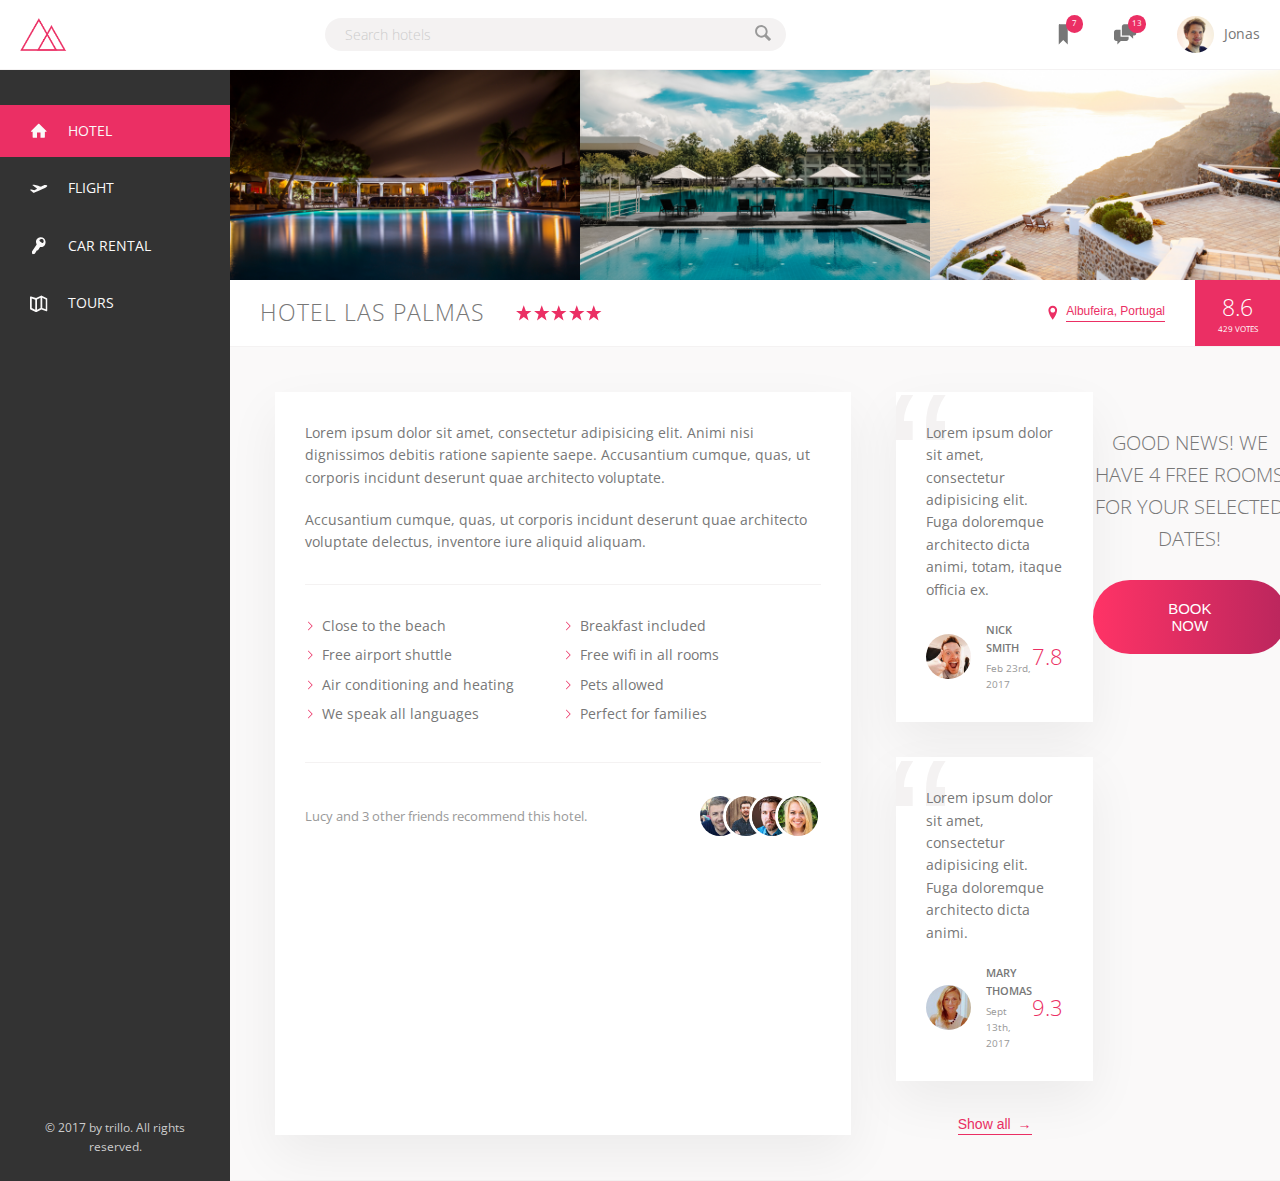
<file: Trillo/starter/index.html>
<!DOCTYPE html>
<html lang="en">
  <head>
    <meta charset="UTF-8" />
    <meta name="viewport" content="width=device-width, initial-scale=1.0" />

    <link href="https://fonts.googleapis.com/css?family=Open+Sans:300,400,600" rel="stylesheet" />
    <link rel="stylesheet" href="sass/main.css" />
    <link rel="shortcut icon" type="image/png" href="img/favicon.png" />

    <title>trillo &mdash; Your all-in-one booking app</title>
  </head>
  <body>
    <div class="container">
      <header class="header">
        <img src="img/logo.png" alt="trillo logo" class="logo" />

        <form action="#" class="search">
          <input type="text" class="search__input" placeholder="Search hotels" />
          <button class="search__button">
            <svg class="search__icon">
              <use xlink:href="img/sprite.svg#icon-magnifying-glass"></use>
            </svg>
          </button>
        </form>

        <nav class="user-nav">
          <div class="user-nav__icon-box">
            <svg class="user-nav__icon">
              <use xlink:href="img/sprite.svg#icon-bookmark"></use>
            </svg>
            <span class="user-nav__notification">7</span>
          </div>
          <div class="user-nav__icon-box">
            <svg class="user-nav__icon">
              <use xlink:href="img/sprite.svg#icon-chat"></use>
            </svg>
            <span class="user-nav__notification">13</span>
          </div>
          <div class="user-nav__user">
            <img src="img/user.jpg" alt="User photo" class="user-nav__user-photo" />
            <span class="user-nav__user-name">Jonas</span>
          </div>
        </nav>
      </header>

      <div class="content">
        <nav class="sidebar">
          <ul class="side-nav">
            <li class="side-nav__item side-nav__item--active">
              <a href="#" class="side-nav__link">
                <svg class="side-nav__icon">
                  <use xlink:href="img/sprite.svg#icon-home"></use>
                </svg>
                <span>Hotel</span>
              </a>
            </li>
            <li class="side-nav__item">
              <a href="#" class="side-nav__link">
                <svg class="side-nav__icon">
                  <use xlink:href="img/sprite.svg#icon-aircraft-take-off"></use>
                </svg>
                <span>Flight</span>
              </a>
            </li>
            <li class="side-nav__item">
              <a href="#" class="side-nav__link">
                <svg class="side-nav__icon">
                  <use xlink:href="img/sprite.svg#icon-key"></use>
                </svg>
                <span>Car rental</span>
              </a>
            </li>
            <li class="side-nav__item">
              <a href="#" class="side-nav__link">
                <svg class="side-nav__icon">
                  <use xlink:href="img/sprite.svg#icon-map"></use>
                </svg>
                <span>Tours</span>
              </a>
            </li>
          </ul>

          <div class="legal">&copy; 2017 by trillo. All rights reserved.</div>
        </nav>

        <main class="hotel-view">
          <div class="gallery">
            <figure class="gallery__item">
              <img src="img/hotel-1.jpg" alt="Photo of hotel 1" class="gallery__photo" />
            </figure>
            <figure class="gallery__item">
              <img src="img/hotel-2.jpg" alt="Photo of hotel 2" class="gallery__photo" />
            </figure>
            <figure class="gallery__item">
              <img src="img/hotel-3.jpg" alt="Photo of hotel 3" class="gallery__photo" />
            </figure>
          </div>

          <div class="overview">
            <h1 class="overview__heading">Hotel Las Palmas</h1>

            <div class="overview__stars">
              <svg class="overview__icon-star">
                <use xlink:href="img/sprite.svg#icon-star"></use>
              </svg>
              <svg class="overview__icon-star">
                <use xlink:href="img/sprite.svg#icon-star"></use>
              </svg>
              <svg class="overview__icon-star">
                <use xlink:href="img/sprite.svg#icon-star"></use>
              </svg>
              <svg class="overview__icon-star">
                <use xlink:href="img/sprite.svg#icon-star"></use>
              </svg>
              <svg class="overview__icon-star">
                <use xlink:href="img/sprite.svg#icon-star"></use>
              </svg>
            </div>

            <div class="overview__location">
              <svg class="overview__icon-location">
                <use xlink:href="img/sprite.svg#icon-location-pin"></use>
              </svg>
              <button class="btn-inline">Albufeira, Portugal</button>
            </div>

            <div class="overview__rating">
              <div class="overview__rating-average">8.6</div>
              <div class="overview__rating-count">429 votes</div>
            </div>
          </div>

          <div class="detail">
            <div class="description">
              <p class="paragraph">Lorem ipsum dolor sit amet, consectetur adipisicing elit. Animi nisi dignissimos debitis ratione sapiente saepe. Accusantium cumque, quas, ut corporis incidunt deserunt quae architecto voluptate.</p>
              <p class="paragraph">Accusantium cumque, quas, ut corporis incidunt deserunt quae architecto voluptate delectus, inventore iure aliquid aliquam.</p>
              <ul class="list">
                <li class="list__item">Close to the beach</li>
                <li class="list__item">Breakfast included</li>
                <li class="list__item">Free airport shuttle</li>
                <li class="list__item">Free wifi in all rooms</li>
                <li class="list__item">Air conditioning and heating</li>
                <li class="list__item">Pets allowed</li>
                <li class="list__item">We speak all languages</li>
                <li class="list__item">Perfect for families</li>
              </ul>
              <div class="recommend">
                <p class="recommend__count">Lucy and 3 other friends recommend this hotel.</p>
                <div class="recommend__friends">
                  <img src="img/user-3.jpg" alt="Friend 1" class="recommend__photo" />
                  <img src="img/user-4.jpg" alt="Friend 2" class="recommend__photo" />
                  <img src="img/user-5.jpg" alt="Friend 3" class="recommend__photo" />
                  <img src="img/user-6.jpg" alt="Friend 4" class="recommend__photo" />
                </div>
              </div>
            </div>

            <div class="user-reviews">
              <figure class="review">
                <blockquote class="review__text">Lorem ipsum dolor sit amet, consectetur adipisicing elit. Fuga doloremque architecto dicta animi, totam, itaque officia ex.</blockquote>
                <figcaption class="review__user">
                  <img src="img/user-1.jpg" alt="User 1" class="review__photo" />
                  <div class="review__user-box">
                    <p class="review__user-name">Nick Smith</p>
                    <p class="review__user-date">Feb 23rd, 2017</p>
                  </div>
                  <div class="review__rating">7.8</div>
                </figcaption>
              </figure>

              <figure class="review">
                <blockquote class="review__text">Lorem ipsum dolor sit amet, consectetur adipisicing elit. Fuga doloremque architecto dicta animi.</blockquote>
                <figcaption class="review__user">
                  <img src="img/user-2.jpg" alt="User 1" class="review__photo" />
                  <div class="review__user-box">
                    <p class="review__user-name">Mary Thomas</p>
                    <p class="review__user-date">Sept 13th, 2017</p>
                  </div>
                  <div class="review__rating">9.3</div>
                </figcaption>
              </figure>

              <button class="btn-inline">Show all <span>&rarr;</span></button>
            </div>

            <div class="cta">
              <h2 class="cta__book-now">Good news! We have 4 free rooms for your selected dates!</h2>
              <button class="btn">
                <span class="btn__visible">Book now</span>
                <span class="btn__invisible">Only 4 rooms left</span>
              </button>
            </div>
          </div>
        </main>
      </div>
    </div>
  </body>
</html>
</file>
<file: Nexter/final/css/style.css>
*,
*::before,
*::after {
  margin: 0;
  padding: 0;
  box-sizing: inherit; }

html {
  box-sizing: border-box;
  font-size: 62.5%; }
  @media only screen and (max-width: 75em) {
    html {
      font-size: 50%; } }

body {
  font-family: "Nunito", sans-serif;
  color: #6D5D4B;
  font-weight: 300;
  line-height: 1.6; }

.container {
  display: grid;
  grid-template-rows: 80vh min-content 40vw repeat(3, min-content);
  grid-template-columns: [sidebar-start] 8rem [sidebar-end full-start] minmax(6rem, 1fr) [center-start] repeat(8, [col-start] minmax(min-content, 14rem) [col-end]) [center-end] minmax(6rem, 1fr) [full-end]; }
  @media only screen and (max-width: 62.5em) {
    .container {
      grid-template-rows: 6rem 80vh min-content 40vw repeat(3, min-content);
      grid-template-columns: [full-start] minmax(6rem, 1fr) [center-start] repeat(8, [col-start] minmax(min-content, 14rem) [col-end]) [center-end] minmax(6rem, 1fr) [full-end]; } }
  @media only screen and (max-width: 50em) {
    .container {
      grid-template-rows: 6rem calc(100vh - 6rem); } }

.heading-1, .heading-2, .heading-3, .heading-4 {
  font-family: "Josefin Sans", sans-serif;
  font-weight: 400; }

.heading-1 {
  font-size: 4.5rem;
  color: #f9f7f6;
  line-height: 1; }

.heading-2 {
  font-size: 4rem;
  font-style: italic;
  line-height: 1; }
  .heading-2--light {
    color: #f9f7f6; }
  .heading-2--dark {
    color: #54483A; }

.heading-3 {
  font-size: 1.6rem;
  color: #c69963;
  text-transform: uppercase; }

.heading-4 {
  font-size: 1.9rem; }
  .heading-4--light {
    color: #f9f7f6; }
  .heading-4--dark {
    color: #54483A; }

.btn {
  background-color: #c69963;
  color: #fff;
  border: none;
  border-radius: 0;
  font-family: "Josefin Sans", sans-serif;
  font-size: 1.5rem;
  text-transform: uppercase;
  padding: 1.8rem 3rem;
  cursor: pointer;
  transition: all .2s; }
  .btn:hover {
    background-color: #B28451; }

.mb-sm {
  margin-bottom: 2rem; }

.mb-md {
  margin-bottom: 3rem; }

.mb-lg {
  margin-bottom: 4rem; }

.mb-hg {
  margin-bottom: 8rem; }

.sidebar {
  background-color: #c69963;
  grid-column: sidebar-start / sidebar-end;
  grid-row: 1 / -1;
  display: flex;
  justify-content: center; }
  @media only screen and (max-width: 62.5em) {
    .sidebar {
      grid-column: 1 / -1;
      grid-row: 1 / 2;
      justify-content: flex-end;
      align-items: center; } }

.nav-btn {
  border: none;
  border-radius: 0;
  background-color: #fff;
  height: 2px;
  width: 4.5rem;
  margin-top: 4rem; }
  .nav-btn::before, .nav-btn::after {
    background-color: #fff;
    height: 2px;
    width: 4.5rem;
    content: "";
    display: block; }
  .nav-btn::before {
    transform: translateY(-1.5rem); }
  .nav-btn::after {
    transform: translateY(1.3rem); }
  @media only screen and (max-width: 62.5em) {
    .nav-btn {
      margin-top: 0;
      margin-right: 3rem; }
      .nav-btn::before {
        transform: translateY(-1.2rem); }
      .nav-btn::after {
        transform: translateY(1rem); } }

.header {
  background-color: #54483A;
  grid-column: full-start / col-end 6;
  background-image: linear-gradient(rgba(16, 29, 44, 0.93), rgba(16, 29, 44, 0.93)), url(../img/hero.jpeg);
  background-size: cover;
  background-position: center;
  padding: 8rem;
  padding-top: 4rem;
  display: grid;
  grid-template-rows: 1fr min-content minmax(6rem, min-content) 1fr;
  grid-template-columns: minmax(min-content, max-content);
  grid-row-gap: 1.5rem;
  justify-content: center; }
  @media only screen and (max-width: 50em) {
    .header {
      grid-column: 1 / -1; } }
  @media only screen and (max-width: 37.5em) {
    .header {
      padding: 5rem; } }
  .header__logo {
    height: 3rem;
    justify-self: center; }
  .header__btn {
    align-self: start;
    justify-self: start; }
  .header__seenon-text {
    display: grid;
    grid-template-columns: 1fr max-content 1fr;
    grid-column-gap: 1.5rem;
    align-items: center;
    font-size: 1.6rem;
    color: #aaa; }
    .header__seenon-text::before, .header__seenon-text::after {
      content: "";
      height: 1px;
      display: block;
      background-color: currentColor; }
  .header__seenon-logos {
    display: grid;
    grid-template-columns: repeat(4, 1fr);
    grid-column-gap: 3rem;
    justify-items: center;
    align-items: center; }
    .header__seenon-logos img {
      max-height: 2.5rem;
      max-width: 100%;
      filter: brightness(70%); }

.realtors {
  background-color: #101d2c;
  grid-column: col-start 7 / full-end;
  padding: 3rem;
  display: grid;
  align-content: center;
  justify-content: center;
  justify-items: center;
  grid-row-gap: 2rem; }
  @media only screen and (max-width: 50em) {
    .realtors {
      grid-column: 1 / -1; } }
  .realtors__list {
    display: grid;
    grid-template-columns: min-content max-content;
    grid-column-gap: 2rem;
    grid-row-gap: 5vh;
    align-items: center; }
    @media only screen and (max-width: 50em) {
      .realtors__list {
        grid-template-columns: repeat(3, min-content max-content); } }
    @media only screen and (max-width: 37.5em) {
      .realtors__list {
        grid-template-columns: min-content max-content; } }
  .realtors__img {
    width: 7rem;
    border-radius: 50%;
    display: block; }
  .realtors__sold {
    text-transform: uppercase;
    color: #aaa;
    margin-top: -3px; }

.features {
  grid-column: center-start / center-end;
  margin: 15rem 0; }
  @supports (display: grid) {
    .features {
      display: grid;
      grid-template-columns: repeat(auto-fit, minmax(25rem, 1fr));
      grid-gap: 6rem;
      align-items: start; } }

.feature {
  float: left;
  width: 33.3333%;
  margin-bottom: 6rem;
  display: grid;
  grid-template-columns: min-content 1fr;
  grid-row-gap: 1.5rem;
  grid-column-gap: 2.5rem; }
  @supports (display: grid) {
    .feature {
      width: auto;
      margin-bottom: 0; } }
  .feature__icon {
    fill: #c69963;
    width: 4.5rem;
    height: 4.5rem;
    grid-row: 1 / span 2;
    transform: translateY(-1rem); }
  .feature__text {
    font-size: 1.7rem; }

.story__pictures {
  background-color: #c69963;
  grid-column: full-start / col-end 4;
  background-image: linear-gradient(rgba(198, 153, 99, 0.5), rgba(198, 153, 99, 0.5)), url(../img/back.jpg);
  background-size: cover;
  display: grid;
  grid-template-rows: repeat(6, 1fr);
  grid-template-columns: repeat(6, 1fr);
  align-items: center; }
  @media only screen and (max-width: 50em) {
    .story__pictures {
      grid-column: 1 / -1;
      padding: 6rem; } }

.story__img--1 {
  width: 100%;
  grid-row: 2 / 6;
  grid-column: 2 / 6;
  box-shadow: 0 2rem 5rem rgba(0, 0, 0, 0.1); }
  @media only screen and (max-width: 50em) {
    .story__img--1 {
      grid-column: 1 / 5;
      grid-row: 1 / -1; } }

.story__img--2 {
  width: 115%;
  grid-row: 4 / 6;
  grid-column: 4 / 7;
  z-index: 20;
  box-shadow: 0 2rem 5rem rgba(0, 0, 0, 0.2); }
  @media only screen and (max-width: 50em) {
    .story__img--2 {
      grid-row: 1 / -1;
      width: 100%; } }

.story__content {
  background-color: #f9f7f6;
  grid-column: col-start 5 / full-end;
  padding: 6rem 8vw;
  /*
        display: flex;
        flex-direction: column;
        justify-content: center;
        align-items: flex-start;
        */
  display: grid;
  align-content: center;
  justify-items: start; }
  @media only screen and (max-width: 50em) {
    .story__content {
      grid-column: 1 / -1;
      grid-row: 5 / 6; } }

.story__text {
  font-size: 1.5rem;
  font-style: italic;
  margin-bottom: 4rem; }

.homes {
  grid-column: center-start / center-end;
  margin: 15rem 0;
  display: grid;
  grid-template-columns: repeat(auto-fit, minmax(25rem, 1fr));
  grid-gap: 7rem; }

.home {
  background-color: #f9f7f6;
  display: grid;
  grid-template-columns: repeat(2, 1fr);
  grid-row-gap: 3.5rem; }
  .home__img {
    width: 100%;
    grid-row: 1 / 2;
    grid-column: 1 / -1;
    z-index: 1; }
  .home__like {
    grid-row: 1 / 2;
    grid-column: 2 / 3;
    fill: #c69963;
    height: 2.5rem;
    width: 2.5rem;
    z-index: 2;
    justify-self: end;
    margin: 1rem; }
  .home__name {
    grid-row: 1 / 2;
    grid-column: 1 / -1;
    justify-self: center;
    align-self: end;
    z-index: 3;
    width: 80%;
    font-family: "Josefin Sans", sans-serif;
    font-size: 1.6rem;
    text-align: center;
    padding: 1.25rem;
    background-color: #101d2c;
    color: #fff;
    font-weight: 400;
    transform: translateY(50%); }
  .home__location, .home__rooms {
    margin-top: 2.5rem; }
  .home__location, .home__rooms, .home__area, .home__price {
    font-size: 1.5rem;
    margin-left: 2rem;
    display: flex;
    align-items: center; }
    .home__location svg, .home__rooms svg, .home__area svg, .home__price svg {
      fill: #c69963;
      height: 2rem;
      width: 2rem;
      margin-right: 1rem; }
  .home__btn {
    grid-column: 1 / -1; }

.gallery {
  background-color: #f9f7f6;
  grid-column: full-start / full-end;
  display: grid;
  /*grid-template-columns: repeat(8, 1fr);
    grid-template-rows: repeat(7, 5vw);*/
  grid-template: repeat(7, 5vw)/repeat(8, 1fr);
  grid-gap: 1.5rem;
  padding: 1.5rem; }
  .gallery__item--1 {
    grid-row: 1 / span 2;
    grid-column: 1 / span 2; }
  .gallery__item--2 {
    grid-row: 1 / span 3;
    grid-column: 3 / span 3; }
  .gallery__item--3 {
    grid-row: 1 / span 2;
    grid-column: 6 / 7; }
  .gallery__item--4 {
    grid-row: 1 / span 2;
    grid-column: 7 / -1; }
  .gallery__item--5 {
    grid-row: 3 / span 3;
    grid-column: 1 / span 2; }
  .gallery__item--6 {
    grid-row: 4 / span 2;
    grid-column: 3 / span 2; }
  .gallery__item--7 {
    grid-row: 4 / 5;
    grid-column: 5 / 6; }
  .gallery__item--8 {
    grid-row: 3 / span 2;
    grid-column: 6 / span 2; }
  .gallery__item--9 {
    grid-row: 3 / span 3;
    grid-column: 8 / -1; }
  .gallery__item--10 {
    grid-row: 6 / span 2;
    grid-column: 1 / 2; }
  .gallery__item--11 {
    grid-row: 6 / span 2;
    grid-column: 2 / span 2; }
  .gallery__item--12 {
    grid-row: 6 / span 2;
    grid-column: 4 / 5; }
  .gallery__item--13 {
    grid-row: 5 / span 3;
    grid-column: 5 / span 3; }
  .gallery__item--14 {
    grid-row: 6 / span 2;
    grid-column: 8 / -1; }
  .gallery__img {
    width: 100%;
    height: 100%;
    object-fit: cover;
    display: block; }

.footer {
  background-color: #101d2c;
  grid-column: full-start / full-end;
  padding: 8rem; }

.nav {
  list-style: none;
  display: grid;
  grid-template-columns: repeat(auto-fit, minmax(15rem, 1fr));
  grid-gap: 2rem;
  align-items: center; }
  .nav__link:link, .nav__link:visited {
    font-size: 1.4rem;
    color: #fff;
    text-decoration: none;
    font-family: "Josefin Sans", sans-serif;
    text-transform: uppercase;
    text-align: center;
    padding: 1.5rem;
    display: block;
    transition: all .2s; }
  .nav__link:hover, .nav__link:active {
    background-color: rgba(255, 255, 255, 0.05);
    transform: translateY(-3px); }

.copyright {
  font-size: 1.4rem;
  color: #aaa;
  margin-top: 6rem;
  margin-right: auto;
  margin-left: auto;
  text-align: center;
  width: 70%; }
</file>
<file: Nexter/starter/sass/main.css>
*,
*::before,
*::after {
  margin: 0;
  padding: 0;
  box-sizing: inherit;
}

html {
  box-sizing: border-box;
  font-size: 62.5%;
}
@media only screen and (max-width: 75em) {
  html {
    font-size: 50%;
  }
}

body {
  font-family: "Nunito", sans-serif;
  color: #6d5d4b;
  font-weight: 300;
  line-height: 1.6;
}

.container {
  display: grid;
  grid-template-rows: 80vh min-content 40vw repeat(3, min-content);
  grid-template-columns: [sidebar-start] 8rem [sidebar-end full-start] minmax(6rem, 1fr) [center-start] repeat(8, [col-start] minmax(min-content, 14rem) [col-end]) [center-end] minmax(6rem, 1fr) [full-end];
}
@media only screen and (max-width: 62.5em) {
  .container {
    grid-template-rows: 6rem 80vh min-content 40vw repeat(3, min-content);
    grid-template-columns: [full-start] minmax(6rem, 1fr) [center-start] repeat(8, [col-start] minmax(min-content, 14rem) [col-end]) [center-end] minmax(6rem, 1fr) [full-end];
  }
}
@media only screen and (max-width: 50em) {
  .container {
    grid-template-rows: 6rem calc(100vh - 6rem);
  }
}

.heading-4, .heading-3, .heading-2, .heading-1 {
  font-family: "Josefin Sans", sans-serif;
  font-weight: 400;
}

.heading-1 {
  font-size: 4.5rem;
  color: #f9f7f6;
  line-height: 1;
}

.heading-2 {
  font-size: 4rem;
  font-style: italic;
  line-height: 1;
}
.heading-2--light {
  color: #f9f7f6;
}
.heading-2--dark {
  color: #54483a;
}

.heading-3 {
  font-size: 1.6rem;
  color: #c69963;
  text-transform: uppercase;
}

.heading-4 {
  font-size: 1.9rem;
}
.heading-4--light {
  color: #f9f7f6;
}
.heading-4--dark {
  color: #54483a;
}

.btn {
  background-color: #c69963;
  color: #fff;
  border: none;
  border-radius: 0;
  font-family: "Josefin Sans", sans-serif;
  font-size: 1.5rem;
  text-transform: uppercase;
  padding: 1.8rem 3rem;
  cursor: pointer;
  transition: all 0.2s;
}
.btn:hover {
  background-color: #b28451;
}

.mb-sm {
  margin-bottom: 2rem;
}

.mb-md {
  margin-bottom: 3rem;
}

.mb-lg {
  margin-bottom: 4rem;
}

.mb-hg {
  margin-bottom: 8rem;
}

.sidebar {
  background-color: #c69963;
  grid-column: sidebar-start/sidebar-end;
  grid-row: 1/-1;
  display: flex;
  justify-content: center;
}
@media only screen and (max-width: 62.5em) {
  .sidebar {
    grid-column: 1/-1;
    grid-row: 1/2;
    justify-content: flex-end;
    align-items: center;
  }
}

.nav-btn {
  border: none;
  border-radius: 0;
  background-color: #fff;
  height: 2px;
  width: 4.5rem;
  margin-top: 4rem;
}
.nav-btn::before, .nav-btn::after {
  background-color: #fff;
  height: 2px;
  width: 4.5rem;
  content: "";
  display: block;
}
.nav-btn::before {
  transform: translateY(-1.5rem);
}
.nav-btn::after {
  transform: translateY(1.3rem);
}
@media only screen and (max-width: 62.5em) {
  .nav-btn {
    margin-top: 0;
    margin-right: 3rem;
  }
  .nav-btn::before {
    transform: translateY(-1.2rem);
  }
  .nav-btn::after {
    transform: translateY(1rem);
  }
}

.header {
  background-color: #54483a;
  grid-column: full-start/col-end 6;
  background-image: linear-gradient(rgba(16, 29, 44, 0.93), rgba(16, 29, 44, 0.93)), url(../img/hero.jpeg);
  background-size: cover;
  background-position: center;
  padding: 8rem;
  padding-top: 4rem;
  display: grid;
  grid-template-rows: 1fr min-content minmax(6rem, min-content) 1fr;
  grid-template-columns: minmax(min-content, max-content);
  grid-row-gap: 1.5rem;
  justify-content: center;
}
@media only screen and (max-width: 50em) {
  .header {
    grid-column: 1/-1;
  }
}
@media only screen and (max-width: 37.5em) {
  .header {
    padding: 5rem;
  }
}
.header__logo {
  height: 3rem;
  justify-self: center;
}
.header__btn {
  align-self: start;
  justify-self: start;
}
.header__seenon-text {
  display: grid;
  grid-template-columns: 1fr max-content 1fr;
  grid-column-gap: 1.5rem;
  align-items: center;
  font-size: 1.6rem;
  color: #aaa;
}
.header__seenon-text::before, .header__seenon-text::after {
  content: "";
  height: 1px;
  display: block;
  background-color: currentColor;
}
.header__seenon-logos {
  display: grid;
  grid-template-columns: repeat(4, 1fr);
  grid-column-gap: 3rem;
  justify-items: center;
  align-items: center;
}
.header__seenon-logos img {
  max-height: 2.5rem;
  max-width: 100%;
  filter: brightness(70%);
}

.realtors {
  background-color: #101d2c;
  grid-column: col-start 7/full-end;
  padding: 3rem;
  display: grid;
  align-content: center;
  justify-content: center;
  justify-items: center;
  grid-row-gap: 2rem;
}
@media only screen and (max-width: 50em) {
  .realtors {
    grid-column: 1/-1;
  }
}
.realtors__list {
  display: grid;
  grid-template-columns: min-content max-content;
  grid-column-gap: 2rem;
  grid-row-gap: 5vh;
  align-items: center;
}
@media only screen and (max-width: 50em) {
  .realtors__list {
    grid-template-columns: repeat(3, min-content max-content);
  }
}
@media only screen and (max-width: 37.5em) {
  .realtors__list {
    grid-template-columns: min-content max-content;
  }
}
.realtors__img {
  width: 7rem;
  border-radius: 50%;
  display: block;
}
.realtors__sold {
  text-transform: uppercase;
  color: #aaa;
  margin-top: -3px;
}

.features {
  grid-column: center-start/center-end;
  margin: 15rem 0;
}
@supports (display: grid) {
  .features {
    display: grid;
    grid-template-columns: repeat(auto-fit, minmax(25rem, 1fr));
    grid-gap: 6rem;
    align-items: start;
  }
}

.feature {
  float: left;
  width: 33.3333%;
  margin-bottom: 6rem;
  display: grid;
  grid-template-columns: min-content 1fr;
  grid-row-gap: 1.5rem;
  grid-column-gap: 2.5rem;
}
@supports (display: grid) {
  .feature {
    width: auto;
    margin-bottom: 0;
  }
}
.feature__icon {
  fill: #c69963;
  width: 4.5rem;
  height: 4.5rem;
  grid-row: 1/span 2;
  transform: translateY(-1rem);
}
.feature__text {
  font-size: 1.7rem;
}

.story__pictures {
  background-color: #c69963;
  grid-column: full-start/col-end 4;
  background-image: linear-gradient(rgba(198, 153, 99, 0.5), rgba(198, 153, 99, 0.5)), url(../img/back.jpg);
  background-size: cover;
  display: grid;
  grid-template-rows: repeat(6, 1fr);
  grid-template-columns: repeat(6, 1fr);
  align-items: center;
}
@media only screen and (max-width: 50em) {
  .story__pictures {
    grid-column: 1/-1;
    padding: 6rem;
  }
}
.story__img--1 {
  width: 100%;
  grid-row: 2/6;
  grid-column: 2/6;
  box-shadow: 0 2rem 5rem rgba(0, 0, 0, 0.1);
}
@media only screen and (max-width: 50em) {
  .story__img--1 {
    grid-column: 1/5;
    grid-row: 1/-1;
  }
}
.story__img--2 {
  width: 115%;
  grid-row: 4/6;
  grid-column: 4/7;
  z-index: 20;
  box-shadow: 0 2rem 5rem rgba(0, 0, 0, 0.2);
}
@media only screen and (max-width: 50em) {
  .story__img--2 {
    grid-row: 1/-1;
    width: 100%;
  }
}
.story__content {
  background-color: #f9f7f6;
  grid-column: col-start 5/full-end;
  padding: 6rem 8vw;
  display: grid;
  align-content: center;
  justify-items: start;
}
@media only screen and (max-width: 50em) {
  .story__content {
    grid-column: 1/-1;
    grid-row: 5/6;
  }
}
.story__text {
  font-size: 1.5rem;
  font-style: italic;
  margin-bottom: 4rem;
}

.homes {
  grid-column: center-start/center-end;
  margin: 15rem 0;
  display: grid;
  grid-template-columns: repeat(auto-fit, minmax(25rem, 1fr));
  grid-gap: 7rem;
}

.home {
  background-color: #f9f7f6;
  display: grid;
  grid-template-columns: repeat(2, 1fr);
  grid-row-gap: 3.5rem;
}
.home__img {
  width: 100%;
  grid-row: 1/2;
  grid-column: 1/-1;
  z-index: 1;
}
.home__like {
  grid-row: 1/2;
  grid-column: 2/3;
  fill: #c69963;
  height: 2.5rem;
  width: 2.5rem;
  z-index: 2;
  justify-self: end;
  margin: 1rem;
}
.home__name {
  grid-row: 1/2;
  grid-column: 1/-1;
  justify-self: center;
  align-self: end;
  z-index: 3;
  width: 80%;
  font-family: "Josefin Sans", sans-serif;
  font-size: 1.6rem;
  text-align: center;
  padding: 1.25rem;
  background-color: #101d2c;
  color: #fff;
  font-weight: 400;
  transform: translateY(50%);
}
.home__location, .home__rooms {
  margin-top: 2.5rem;
}
.home__location, .home__rooms, .home__area, .home__price {
  font-size: 1.5rem;
  margin-left: 2rem;
  display: flex;
  align-items: center;
}
.home__location svg, .home__rooms svg, .home__area svg, .home__price svg {
  fill: #c69963;
  height: 2rem;
  width: 2rem;
  margin-right: 1rem;
}
.home__btn {
  grid-column: 1/-1;
}

.gallery {
  background-color: #f9f7f6;
  grid-column: full-start/full-end;
  display: grid;
  grid-template: repeat(7, 5vw)/repeat(8, 1fr);
  grid-gap: 1.5rem;
  padding: 1.5rem;
}
.gallery__item--1 {
  grid-row: 1/span 2;
  grid-column: 1/span 2;
}
.gallery__item--2 {
  grid-row: 1/span 3;
  grid-column: 3/span 3;
}
.gallery__item--3 {
  grid-row: 1/span 2;
  grid-column: 6/7;
}
.gallery__item--4 {
  grid-row: 1/span 2;
  grid-column: 7/-1;
}
.gallery__item--5 {
  grid-row: 3/span 3;
  grid-column: 1/span 2;
}
.gallery__item--6 {
  grid-row: 4/span 2;
  grid-column: 3/span 2;
}
.gallery__item--7 {
  grid-row: 4/5;
  grid-column: 5/6;
}
.gallery__item--8 {
  grid-row: 3/span 2;
  grid-column: 6/span 2;
}
.gallery__item--9 {
  grid-row: 3/span 3;
  grid-column: 8/-1;
}
.gallery__item--10 {
  grid-row: 6/span 2;
  grid-column: 1/2;
}
.gallery__item--11 {
  grid-row: 6/span 2;
  grid-column: 2/span 2;
}
.gallery__item--12 {
  grid-row: 6/span 2;
  grid-column: 4/5;
}
.gallery__item--13 {
  grid-row: 5/span 3;
  grid-column: 5/span 3;
}
.gallery__item--14 {
  grid-row: 6/span 2;
  grid-column: 8/-1;
}
.gallery__img {
  width: 100%;
  height: 100%;
  object-fit: cover;
  display: block;
}

.footer {
  background-color: #101d2c;
  grid-column: full-start/full-end;
  padding: 8rem;
}

.nav {
  list-style: none;
  display: grid;
  grid-template-columns: repeat(auto-fit, minmax(15rem, 1fr));
  grid-gap: 2rem;
  align-items: center;
}
.nav__link:link, .nav__link:visited {
  font-size: 1.4rem;
  color: #fff;
  text-decoration: none;
  font-family: "Josefin Sans", sans-serif;
  text-transform: uppercase;
  text-align: center;
  padding: 1.5rem;
  display: block;
  transition: all 0.2s;
}
.nav__link:hover, .nav__link:active {
  background-color: rgba(255, 255, 255, 0.05);
  transform: translateY(-3px);
}

.copyright {
  font-size: 1.4rem;
  color: #aaa;
  margin-top: 6rem;
  margin-right: auto;
  margin-left: auto;
  text-align: center;
  width: 70%;
}
</file>
<file: Trillo/final/css/style.css>
:root{--color-primary:#eb2f64;--color-primary-light:#FF3366;--color-primary-dark:#BA265D;--color-grey-light-1:#faf9f9;--color-grey-light-2:#f4f2f2;--color-grey-light-3:#f0eeee;--color-grey-light-4:#ccc;--color-grey-dark-1:#333;--color-grey-dark-2:#777;--color-grey-dark-3:#999;--shadow-dark:0 2rem 6rem rgba(0,0,0,0.3);--shadow-light:0 2rem 5rem rgba(0,0,0,0.06);--line:1px solid var(--color-grey-light-2)}*{margin:0;padding:0}*,*::before,*::after{-webkit-box-sizing:inherit;box-sizing:inherit}html{-webkit-box-sizing:border-box;box-sizing:border-box;font-size:62.5%}@media only screen and (max-width: 68.75em){html{font-size:50%}}body{font-family:'Open Sans', sans-serif;font-weight:400;line-height:1.6;color:var(--color-grey-dark-2);background-image:-webkit-gradient(linear, left top, right bottom, from(var(--color-primary-light)), to(var(--color-primary-dark)));background-image:linear-gradient(to right bottom, var(--color-primary-light), var(--color-primary-dark));background-size:cover;background-repeat:no-repeat;min-height:100vh}.container{max-width:120rem;margin:8rem auto;background-color:var(--color-grey-light-1);-webkit-box-shadow:var(--shadow-dark);box-shadow:var(--shadow-dark);min-height:50rem}@media only screen and (max-width: 75em){.container{margin:0;max-width:100%;width:100%}}.header{font-size:1.4rem;height:7rem;background-color:#fff;border-bottom:var(--line);display:-webkit-box;display:-ms-flexbox;display:flex;-webkit-box-pack:justify;-ms-flex-pack:justify;justify-content:space-between;-webkit-box-align:center;-ms-flex-align:center;align-items:center}@media only screen and (max-width: 31.25em){.header{-ms-flex-wrap:wrap;flex-wrap:wrap;-ms-flex-line-pack:distribute;align-content:space-around;height:11rem}}.content{display:-webkit-box;display:-ms-flexbox;display:flex}@media only screen and (max-width: 56.25em){.content{-webkit-box-orient:vertical;-webkit-box-direction:normal;-ms-flex-direction:column;flex-direction:column}}.sidebar{background-color:var(--color-grey-dark-1);-webkit-box-flex:0;-ms-flex:0 0 18%;flex:0 0 18%;display:-webkit-box;display:-ms-flexbox;display:flex;-webkit-box-orient:vertical;-webkit-box-direction:normal;-ms-flex-direction:column;flex-direction:column;-webkit-box-pack:justify;-ms-flex-pack:justify;justify-content:space-between}.hotel-view{background-color:#fff;-webkit-box-flex:1;-ms-flex:1;flex:1}.detail{font-size:1.4rem;display:-webkit-box;display:-ms-flexbox;display:flex;padding:4.5rem;background-color:var(--color-grey-light-1);border-bottom:var(--line)}@media only screen and (max-width: 56.25em){.detail{padding:3rem}}@media only screen and (max-width: 37.5em){.detail{-webkit-box-orient:vertical;-webkit-box-direction:normal;-ms-flex-direction:column;flex-direction:column}}.description{background-color:#fff;-webkit-box-shadow:var(--shadow-light);box-shadow:var(--shadow-light);padding:3rem;-webkit-box-flex:0;-ms-flex:0 0 60%;flex:0 0 60%;margin-right:4.5rem}@media only screen and (max-width: 56.25em){.description{padding:2rem;margin-right:3rem}}@media only screen and (max-width: 37.5em){.description{margin-right:0;margin-bottom:3rem}}.user-reviews{-webkit-box-flex:1;-ms-flex:1;flex:1;display:-webkit-box;display:-ms-flexbox;display:flex;-webkit-box-orient:vertical;-webkit-box-direction:normal;-ms-flex-direction:column;flex-direction:column;-webkit-box-align:center;-ms-flex-align:center;align-items:center}.logo{height:3.25rem;margin-left:2rem}.search{-webkit-box-flex:0;-ms-flex:0 0 40%;flex:0 0 40%;display:-webkit-box;display:-ms-flexbox;display:flex;-webkit-box-align:center;-ms-flex-align:center;align-items:center;-webkit-box-pack:center;-ms-flex-pack:center;justify-content:center}@media only screen and (max-width: 31.25em){.search{-webkit-box-ordinal-group:2;-ms-flex-order:1;order:1;-webkit-box-flex:0;-ms-flex:0 0 100%;flex:0 0 100%;background-color:var(--color-grey-light-2)}}.search__input{font-family:inherit;font-size:inherit;color:inherit;background-color:var(--color-grey-light-2);border:none;padding:.7rem 2rem;border-radius:100px;width:90%;-webkit-transition:all .2s;transition:all .2s;margin-right:-3.25rem}.search__input:focus{outline:none;width:100%;background-color:var(--color-grey-light-3)}.search__input::-webkit-input-placeholder{font-weight:100;color:var(--color-grey-light-4)}.search__input:focus+.search__button{background-color:var(--color-grey-light-3)}.search__button{border:none;background-color:var(--color-grey-light-2)}.search__button:focus{outline:none}.search__button:active{-webkit-transform:translateY(2px);transform:translateY(2px)}.search__icon{height:2rem;width:2rem;fill:var(--color-grey-dark-3)}.user-nav{-ms-flex-item-align:stretch;align-self:stretch;display:-webkit-box;display:-ms-flexbox;display:flex;-webkit-box-align:center;-ms-flex-align:center;align-items:center}.user-nav>*{padding:0 2rem;cursor:pointer;height:100%;display:-webkit-box;display:-ms-flexbox;display:flex;-webkit-box-align:center;-ms-flex-align:center;align-items:center}.user-nav>*:hover{background-color:var(--color-grey-light-2)}.user-nav__icon-box{position:relative}.user-nav__icon{height:2.25rem;width:2.25rem;fill:var(--color-grey-dark-2)}.user-nav__notification{font-size:.8rem;height:1.75rem;width:1.75rem;border-radius:50%;background-color:var(--color-primary);color:#fff;position:absolute;top:1.5rem;right:1.1rem;display:-webkit-box;display:-ms-flexbox;display:flex;-webkit-box-pack:center;-ms-flex-pack:center;justify-content:center;-webkit-box-align:center;-ms-flex-align:center;align-items:center}.user-nav__user-photo{height:3.75rem;border-radius:50%;margin-right:1rem}.side-nav{font-size:1.4rem;list-style:none;margin-top:3.5rem}@media only screen and (max-width: 56.25em){.side-nav{display:-webkit-box;display:-ms-flexbox;display:flex;margin:0}}.side-nav__item{position:relative}.side-nav__item:not(:last-child){margin-bottom:.5rem}@media only screen and (max-width: 56.25em){.side-nav__item:not(:last-child){margin:0}}@media only screen and (max-width: 56.25em){.side-nav__item{-webkit-box-flex:1;-ms-flex:1;flex:1}}.side-nav__item::before{content:"";position:absolute;top:0;left:0;height:100%;width:3px;background-color:var(--color-primary);-webkit-transform:scaleY(0);transform:scaleY(0);-webkit-transition:width 0.4s cubic-bezier(1, 0, 0, 1) 0.2s,background-color 0.1s,-webkit-transform 0.2s;transition:width 0.4s cubic-bezier(1, 0, 0, 1) 0.2s,background-color 0.1s,-webkit-transform 0.2s;transition:transform 0.2s,width 0.4s cubic-bezier(1, 0, 0, 1) 0.2s,background-color 0.1s;transition:transform 0.2s,width 0.4s cubic-bezier(1, 0, 0, 1) 0.2s,background-color 0.1s,-webkit-transform 0.2s}.side-nav__item:hover::before,.side-nav__item--active::before{-webkit-transform:scaleY(1);transform:scaleY(1);width:100%}.side-nav__item:active::before{background-color:var(--color-primary-light)}.side-nav__link:link,.side-nav__link:visited{color:var(--color-grey-light-1);text-decoration:none;text-transform:uppercase;display:block;padding:1.5rem 3rem;position:relative;z-index:10;display:-webkit-box;display:-ms-flexbox;display:flex;-webkit-box-align:center;-ms-flex-align:center;align-items:center}@media only screen and (max-width: 56.25em){.side-nav__link:link,.side-nav__link:visited{-webkit-box-pack:center;-ms-flex-pack:center;justify-content:center;padding:2rem}}@media only screen and (max-width: 37.5em){.side-nav__link:link,.side-nav__link:visited{-webkit-box-orient:vertical;-webkit-box-direction:normal;-ms-flex-direction:column;flex-direction:column;padding:1.5rem .5rem}}.side-nav__icon{width:1.75rem;height:1.75rem;margin-right:2rem;fill:currentColor}@media only screen and (max-width: 37.5em){.side-nav__icon{margin-right:0;margin-bottom:.7rem;width:1.5rem;height:1.5rem}}.legal{font-size:1.2rem;color:var(--color-grey-light-4);text-align:center;padding:2.5rem}@media only screen and (max-width: 56.25em){.legal{display:none}}.gallery{display:-webkit-box;display:-ms-flexbox;display:flex}.gallery__photo{width:100%;display:block}.overview{display:-webkit-box;display:-ms-flexbox;display:flex;-webkit-box-align:center;-ms-flex-align:center;align-items:center;border-bottom:var(--line)}.overview__heading{font-size:2.25rem;font-weight:300;text-transform:uppercase;letter-spacing:1px;padding:1.5rem 3rem}@media only screen and (max-width: 37.5em){.overview__heading{font-size:1.8rem;padding:1.25rem 2rem}}.overview__stars{margin-right:auto;display:-webkit-box;display:-ms-flexbox;display:flex}.overview__icon-star,.overview__icon-location{width:1.75rem;height:1.75rem;fill:var(--color-primary)}.overview__location{font-size:1.2rem;display:-webkit-box;display:-ms-flexbox;display:flex;vertical-align:center}.overview__icon-location{margin-right:.5rem}.overview__rating{background-color:var(--color-primary);color:#fff;margin-left:3rem;padding:0 2.25rem;-ms-flex-item-align:stretch;align-self:stretch;display:-webkit-box;display:-ms-flexbox;display:flex;-webkit-box-orient:vertical;-webkit-box-direction:normal;-ms-flex-direction:column;flex-direction:column;-webkit-box-align:center;-ms-flex-align:center;align-items:center;-webkit-box-pack:center;-ms-flex-pack:center;justify-content:center}@media only screen and (max-width: 37.5em){.overview__rating{padding:0 1.5rem}}.overview__rating-average{font-size:2.25rem;font-weight:300;margin-bottom:-3px}@media only screen and (max-width: 37.5em){.overview__rating-average{font-size:1.8rem}}.overview__rating-count{font-size:.8rem;text-transform:uppercase}@media only screen and (max-width: 37.5em){.overview__rating-count{font-size:.5rem}}.btn-inline{border:none;color:var(--color-primary);font-size:inherit;border-bottom:1px solid currentColor;padding-bottom:2px;display:inline-block;background-color:transparent;cursor:pointer;-webkit-transition:all .2s;transition:all .2s}.btn-inline span{margin-left:3px;-webkit-transition:margin-left .2s;transition:margin-left .2s}.btn-inline:hover{color:var(--color-grey-dark-1)}.btn-inline:hover span{margin-left:8px}.btn-inline:focus{outline:none;-webkit-animation:pulsate 1s infinite;animation:pulsate 1s infinite}@-webkit-keyframes pulsate{0%{-webkit-transform:scale(1);transform:scale(1);-webkit-box-shadow:none;box-shadow:none}50%{-webkit-transform:scale(1.05);transform:scale(1.05);-webkit-box-shadow:0 1rem 4rem rgba(0,0,0,0.25);box-shadow:0 1rem 4rem rgba(0,0,0,0.25)}100%{-webkit-transform:scale(1);transform:scale(1);-webkit-box-shadow:none;box-shadow:none}}@keyframes pulsate{0%{-webkit-transform:scale(1);transform:scale(1);-webkit-box-shadow:none;box-shadow:none}50%{-webkit-transform:scale(1.05);transform:scale(1.05);-webkit-box-shadow:0 1rem 4rem rgba(0,0,0,0.25);box-shadow:0 1rem 4rem rgba(0,0,0,0.25)}100%{-webkit-transform:scale(1);transform:scale(1);-webkit-box-shadow:none;box-shadow:none}}.paragraph:not(:last-of-type){margin-bottom:2rem}.list{list-style:none;margin:3rem 0;padding:3rem 0;border-top:var(--line);border-bottom:var(--line);display:-webkit-box;display:-ms-flexbox;display:flex;-ms-flex-wrap:wrap;flex-wrap:wrap}.list__item{-webkit-box-flex:0;-ms-flex:0 0 50%;flex:0 0 50%;margin-bottom:.7rem}.list__item::before{content:"";display:inline-block;height:1rem;width:1rem;margin-right:.7rem;background-image:url(../img/chevron-thin-right.svg);background-size:cover}@supports (-webkit-mask-image: url()) or (mask-image: url()){.list__item::before{background-color:var(--color-primary);-webkit-mask-image:url(../img/chevron-thin-right.svg);-webkit-mask-size:cover;mask-image:url(../img/chevron-thin-right.svg);mask-size:cover;background-image:none}}.recommend{font-size:1.3rem;color:var(--color-grey-dark-3);display:-webkit-box;display:-ms-flexbox;display:flex;-webkit-box-align:center;-ms-flex-align:center;align-items:center}.recommend__count{margin-right:auto}.recommend__friends{display:-webkit-box;display:-ms-flexbox;display:flex}.recommend__photo{-webkit-box-sizing:content-box;box-sizing:content-box;height:4rem;width:4rem;border-radius:50%;border:3px solid #fff}.recommend__photo:not(:last-child){margin-right:-2rem}.review{background-color:#fff;-webkit-box-shadow:var(--shadow-light);box-shadow:var(--shadow-light);padding:3rem;margin-bottom:3.5rem;position:relative;overflow:hidden}@media only screen and (max-width: 56.25em){.review{padding:2rem;margin-bottom:3rem}}.review__text{margin-bottom:2rem;z-index:10;position:relative}.review__user{display:-webkit-box;display:-ms-flexbox;display:flex;-webkit-box-align:center;-ms-flex-align:center;align-items:center}.review__photo{height:4.5rem;width:4.5rem;border-radius:50%;margin-right:1.5rem}.review__user-box{margin-right:auto}.review__user-name{font-size:1.1rem;font-weight:600;text-transform:uppercase;margin-bottom:.4rem}.review__user-date{font-size:1rem;color:var(--color-grey-dark-3)}.review__rating{color:var(--color-primary);font-size:2.2rem;font-weight:300}.review::before{content:"\201C";position:absolute;top:-2.75rem;left:-1rem;line-height:1;font-size:20rem;color:var(--color-grey-light-2);font-family:sans-serif;z-index:1}.cta{padding:3.5rem 0;text-align:center}@media only screen and (max-width: 56.25em){.cta{padding:2.5rem 0}}.cta__book-now{font-size:2rem;font-weight:300;text-transform:uppercase;margin-bottom:2.5rem}.btn{font-size:1.5rem;font-weight:300;text-transform:uppercase;border-radius:100px;border:none;background-image:-webkit-gradient(linear, left top, right top, from(var(--color-primary-light)), to(var(--color-primary-dark)));background-image:linear-gradient(to right, var(--color-primary-light), var(--color-primary-dark));color:#fff;position:relative;overflow:hidden;cursor:pointer}.btn>*{display:inline-block;height:100%;width:100%;-webkit-transition:all .2s;transition:all .2s}.btn__visible{padding:2rem 7.5rem}.btn__invisible{position:absolute;padding:2rem 0;left:0;top:-100%}.btn:hover{background-image:-webkit-gradient(linear, right top, left top, from(var(--color-primary-light)), to(var(--color-primary-dark)));background-image:linear-gradient(to left, var(--color-primary-light), var(--color-primary-dark))}.btn:hover .btn__visible{-webkit-transform:translateY(100%);transform:translateY(100%)}.btn:hover .btn__invisible{top:0}.btn:focus{outline:none;-webkit-animation:pulsate 1s infinite;animation:pulsate 1s infinite}
</file>
<file: Trillo/starter/sass/main.css>
@charset "UTF-8";
:root {
  --color-primary: #eb2f64;
  --color-primary-light: #ff3366;
  --color-primary-dark: #ba265d;
  --color-grey-light-1: #faf9f9;
  --color-grey-light-2: #f4f2f2;
  --color-grey-light-3: #f0eeee;
  --color-grey-light-4: #ccc;
  --color-grey-dark-1: #333;
  --color-grey-dark-2: #777;
  --color-grey-dark-3: #999;
  --shadow-dark: 0 2rem 6rem rgba(0, 0, 0, 0.3);
  --shadow-light: 0 2rem 5rem rgba(0, 0, 0, 0.06);
  --line: 1px solid var(--color-grey-light-2);
}

* {
  margin: 0;
  padding: 0;
}

*,
*::before,
*::after {
  box-sizing: inherit;
}

html {
  box-sizing: border-box;
  font-size: 62.5%;
}
@media only screen and (max-width: 68.75em) {
  html {
    font-size: 50%;
  }
}

body {
  font-family: "Open Sans", sans-serif;
  font-weight: 400;
  line-height: 1.6;
  color: var(--color-grey-dark-2);
  background-image: linear-gradient(to right bottom, var(--color-primary-light), var(--color-primary-dark));
  background-size: cover;
  background-repeat: no-repeat;
  min-height: 100vh;
}

.container {
  background-color: var(--color-grey-light-1);
  box-shadow: var(--shadow-dark);
  min-height: 50rem;
}
@media only screen and (max-width: 75em) {
  .container {
    margin: 0;
    max-width: 100%;
    width: 100%;
  }
}

.header {
  font-size: 1.4rem;
  height: 7rem;
  background-color: #fff;
  border-bottom: var(--line);
  display: flex;
  justify-content: space-between;
  align-items: center;
}
@media only screen and (max-width: 31.25em) {
  .header {
    flex-wrap: wrap;
    align-content: space-around;
    height: 11rem;
  }
}

.content {
  display: flex;
}
@media only screen and (max-width: 56.25em) {
  .content {
    flex-direction: column;
  }
}

.sidebar {
  background-color: var(--color-grey-dark-1);
  flex: 0 0 18%;
  display: flex;
  flex-direction: column;
  justify-content: space-between;
}

.hotel-view {
  background-color: #fff;
  flex: 1;
}

.detail {
  font-size: 1.4rem;
  display: flex;
  padding: 4.5rem;
  background-color: var(--color-grey-light-1);
  border-bottom: var(--line);
}
@media only screen and (max-width: 56.25em) {
  .detail {
    padding: 3rem;
  }
}
@media only screen and (max-width: 37.5em) {
  .detail {
    flex-direction: column;
  }
}

.description {
  background-color: #fff;
  box-shadow: var(--shadow-light);
  padding: 3rem;
  flex: 0 0 60%;
  margin-right: 4.5rem;
}
@media only screen and (max-width: 56.25em) {
  .description {
    padding: 2rem;
    margin-right: 3rem;
  }
}
@media only screen and (max-width: 37.5em) {
  .description {
    margin-right: 0;
    margin-bottom: 3rem;
  }
}

.user-reviews {
  flex: 1;
  display: flex;
  flex-direction: column;
  align-items: center;
}

.logo {
  height: 3.25rem;
  margin-left: 2rem;
}

.search {
  flex: 0 0 40%;
  display: flex;
  align-items: center;
  justify-content: center;
}
@media only screen and (max-width: 31.25em) {
  .search {
    order: 1;
    flex: 0 0 100%;
    background-color: var(--color-grey-light-2);
  }
}
.search__input {
  font-family: inherit;
  font-size: inherit;
  color: inherit;
  background-color: var(--color-grey-light-2);
  border: none;
  padding: 0.7rem 2rem;
  border-radius: 100px;
  width: 90%;
  transition: all 0.2s;
  margin-right: -3.25rem;
}
.search__input:focus {
  outline: none;
  width: 100%;
  background-color: var(--color-grey-light-3);
}
.search__input::-webkit-input-placeholder {
  font-weight: 100;
  color: var(--color-grey-light-4);
}
.search__input:focus + .search__button {
  background-color: var(--color-grey-light-3);
}
.search__button {
  border: none;
  background-color: var(--color-grey-light-2);
}
.search__button:focus {
  outline: none;
}
.search__button:active {
  transform: translateY(2px);
}
.search__icon {
  height: 2rem;
  width: 2rem;
  fill: var(--color-grey-dark-3);
}

.user-nav {
  align-self: stretch;
  display: flex;
  align-items: center;
}
.user-nav > * {
  padding: 0 2rem;
  cursor: pointer;
  height: 100%;
  display: flex;
  align-items: center;
}
.user-nav > *:hover {
  background-color: var(--color-grey-light-2);
}
.user-nav__icon-box {
  position: relative;
}
.user-nav__icon {
  height: 2.25rem;
  width: 2.25rem;
  fill: var(--color-grey-dark-2);
}
.user-nav__notification {
  font-size: 0.8rem;
  height: 1.75rem;
  width: 1.75rem;
  border-radius: 50%;
  background-color: var(--color-primary);
  color: #fff;
  position: absolute;
  top: 1.5rem;
  right: 1.1rem;
  display: flex;
  justify-content: center;
  align-items: center;
}
.user-nav__user-photo {
  height: 3.75rem;
  border-radius: 50%;
  margin-right: 1rem;
}

.side-nav {
  font-size: 1.4rem;
  list-style: none;
  margin-top: 3.5rem;
}
@media only screen and (max-width: 56.25em) {
  .side-nav {
    display: flex;
    margin: 0;
  }
}
.side-nav__item {
  position: relative;
}
.side-nav__item:not(:last-child) {
  margin-bottom: 0.5rem;
}
@media only screen and (max-width: 56.25em) {
  .side-nav__item:not(:last-child) {
    margin: 0;
  }
}
@media only screen and (max-width: 56.25em) {
  .side-nav__item {
    flex: 1;
  }
}
.side-nav__item::before {
  content: "";
  position: absolute;
  top: 0;
  left: 0;
  height: 100%;
  width: 3px;
  background-color: var(--color-primary);
  transform: scaleY(0);
  transition: transform 0.2s, width 0.4s cubic-bezier(1, 0, 0, 1) 0.2s, background-color 0.1s;
}
.side-nav__item:hover::before, .side-nav__item--active::before {
  transform: scaleY(1);
  width: 100%;
}
.side-nav__item:active::before {
  background-color: var(--color-primary-light);
}
.side-nav__link:link, .side-nav__link:visited {
  color: var(--color-grey-light-1);
  text-decoration: none;
  text-transform: uppercase;
  display: block;
  padding: 1.5rem 3rem;
  position: relative;
  z-index: 10;
  display: flex;
  align-items: center;
}
@media only screen and (max-width: 56.25em) {
  .side-nav__link:link, .side-nav__link:visited {
    justify-content: center;
    padding: 2rem;
  }
}
@media only screen and (max-width: 37.5em) {
  .side-nav__link:link, .side-nav__link:visited {
    flex-direction: column;
    padding: 1.5rem 0.5rem;
  }
}
.side-nav__icon {
  width: 1.75rem;
  height: 1.75rem;
  margin-right: 2rem;
  fill: currentColor;
}
@media only screen and (max-width: 37.5em) {
  .side-nav__icon {
    margin-right: 0;
    margin-bottom: 0.7rem;
    width: 1.5rem;
    height: 1.5rem;
  }
}

.legal {
  font-size: 1.2rem;
  color: var(--color-grey-light-4);
  text-align: center;
  padding: 2.5rem;
}
@media only screen and (max-width: 56.25em) {
  .legal {
    display: none;
  }
}

.gallery {
  display: flex;
}
.gallery__photo {
  width: 100%;
  display: block;
}

.overview {
  display: flex;
  align-items: center;
  border-bottom: var(--line);
}
.overview__heading {
  font-size: 2.25rem;
  font-weight: 300;
  text-transform: uppercase;
  letter-spacing: 1px;
  padding: 1.5rem 3rem;
}
@media only screen and (max-width: 37.5em) {
  .overview__heading {
    font-size: 1.8rem;
    padding: 1.25rem 2rem;
  }
}
.overview__stars {
  margin-right: auto;
  display: flex;
}
.overview__icon-star, .overview__icon-location {
  width: 1.75rem;
  height: 1.75rem;
  fill: var(--color-primary);
}
.overview__location {
  font-size: 1.2rem;
  display: flex;
  vertical-align: center;
}
.overview__icon-location {
  margin-right: 0.5rem;
}
.overview__rating {
  background-color: var(--color-primary);
  color: #fff;
  margin-left: 3rem;
  padding: 0 2.25rem;
  align-self: stretch;
  display: flex;
  flex-direction: column;
  align-items: center;
  justify-content: center;
}
@media only screen and (max-width: 37.5em) {
  .overview__rating {
    padding: 0 1.5rem;
  }
}
.overview__rating-average {
  font-size: 2.25rem;
  font-weight: 300;
  margin-bottom: -3px;
}
@media only screen and (max-width: 37.5em) {
  .overview__rating-average {
    font-size: 1.8rem;
  }
}
.overview__rating-count {
  font-size: 0.8rem;
  text-transform: uppercase;
}
@media only screen and (max-width: 37.5em) {
  .overview__rating-count {
    font-size: 0.5rem;
  }
}

.btn-inline {
  border: none;
  color: var(--color-primary);
  font-size: inherit;
  border-bottom: 1px solid currentColor;
  padding-bottom: 2px;
  display: inline-block;
  background-color: transparent;
  cursor: pointer;
  transition: all 0.2s;
}
.btn-inline span {
  margin-left: 3px;
  transition: margin-left 0.2s;
}
.btn-inline:hover {
  color: var(--color-grey-dark-1);
}
.btn-inline:hover span {
  margin-left: 8px;
}
.btn-inline:focus {
  outline: none;
  animation: pulsate 1s infinite;
}

@keyframes pulsate {
  0% {
    transform: scale(1);
    box-shadow: none;
  }
  50% {
    transform: scale(1.05);
    box-shadow: 0 1rem 4rem rgba(0, 0, 0, 0.25);
  }
  100% {
    transform: scale(1);
    box-shadow: none;
  }
}
.paragraph:not(:last-of-type) {
  margin-bottom: 2rem;
}

.list {
  list-style: none;
  margin: 3rem 0;
  padding: 3rem 0;
  border-top: var(--line);
  border-bottom: var(--line);
  display: flex;
  flex-wrap: wrap;
}
.list__item {
  flex: 0 0 50%;
  margin-bottom: 0.7rem;
}
.list__item::before {
  content: "";
  display: inline-block;
  height: 1rem;
  width: 1rem;
  margin-right: 0.7rem;
  background-image: url(../img/chevron-thin-right.svg);
  background-size: cover;
}
@supports (-webkit-mask-image: url()) or (mask-image: url()) {
  .list__item::before {
    background-color: var(--color-primary);
    -webkit-mask-image: url(../img/chevron-thin-right.svg);
    -webkit-mask-size: cover;
    mask-image: url(../img/chevron-thin-right.svg);
    mask-size: cover;
    background-image: none;
  }
}

.recommend {
  font-size: 1.3rem;
  color: var(--color-grey-dark-3);
  display: flex;
  align-items: center;
}
.recommend__count {
  margin-right: auto;
}
.recommend__friends {
  display: flex;
}
.recommend__photo {
  box-sizing: content-box;
  height: 4rem;
  width: 4rem;
  border-radius: 50%;
  border: 3px solid #fff;
}
.recommend__photo:not(:last-child) {
  margin-right: -2rem;
}

.review {
  background-color: #fff;
  box-shadow: var(--shadow-light);
  padding: 3rem;
  margin-bottom: 3.5rem;
  position: relative;
  overflow: hidden;
}
@media only screen and (max-width: 56.25em) {
  .review {
    padding: 2rem;
    margin-bottom: 3rem;
  }
}
.review__text {
  margin-bottom: 2rem;
  z-index: 10;
  position: relative;
}
.review__user {
  display: flex;
  align-items: center;
}
.review__photo {
  height: 4.5rem;
  width: 4.5rem;
  border-radius: 50%;
  margin-right: 1.5rem;
}
.review__user-box {
  margin-right: auto;
}
.review__user-name {
  font-size: 1.1rem;
  font-weight: 600;
  text-transform: uppercase;
  margin-bottom: 0.4rem;
}
.review__user-date {
  font-size: 1rem;
  color: var(--color-grey-dark-3);
}
.review__rating {
  color: var(--color-primary);
  font-size: 2.2rem;
  font-weight: 300;
}
.review::before {
  content: "“";
  position: absolute;
  top: -2.75rem;
  left: -1rem;
  line-height: 1;
  font-size: 20rem;
  color: var(--color-grey-light-2);
  font-family: sans-serif;
  z-index: 1;
}

.cta {
  padding: 3.5rem 0;
  text-align: center;
}
@media only screen and (max-width: 56.25em) {
  .cta {
    padding: 2.5rem 0;
  }
}
.cta__book-now {
  font-size: 2rem;
  font-weight: 300;
  text-transform: uppercase;
  margin-bottom: 2.5rem;
}

.btn {
  font-size: 1.5rem;
  font-weight: 300;
  text-transform: uppercase;
  border-radius: 100px;
  border: none;
  background-image: linear-gradient(to right, var(--color-primary-light), var(--color-primary-dark));
  color: #fff;
  position: relative;
  overflow: hidden;
  cursor: pointer;
}
.btn > * {
  display: inline-block;
  height: 100%;
  width: 100%;
  transition: all 0.2s;
}
.btn__visible {
  padding: 2rem 7.5rem;
}
.btn__invisible {
  position: absolute;
  padding: 2rem 0;
  left: 0;
  top: -100%;
}
.btn:hover {
  background-image: linear-gradient(to left, var(--color-primary-light), var(--color-primary-dark));
}
.btn:hover .btn__visible {
  transform: translateY(100%);
}
.btn:hover .btn__invisible {
  top: 0;
}
.btn:focus {
  outline: none;
  animation: pulsate 1s infinite;
}
</file>
